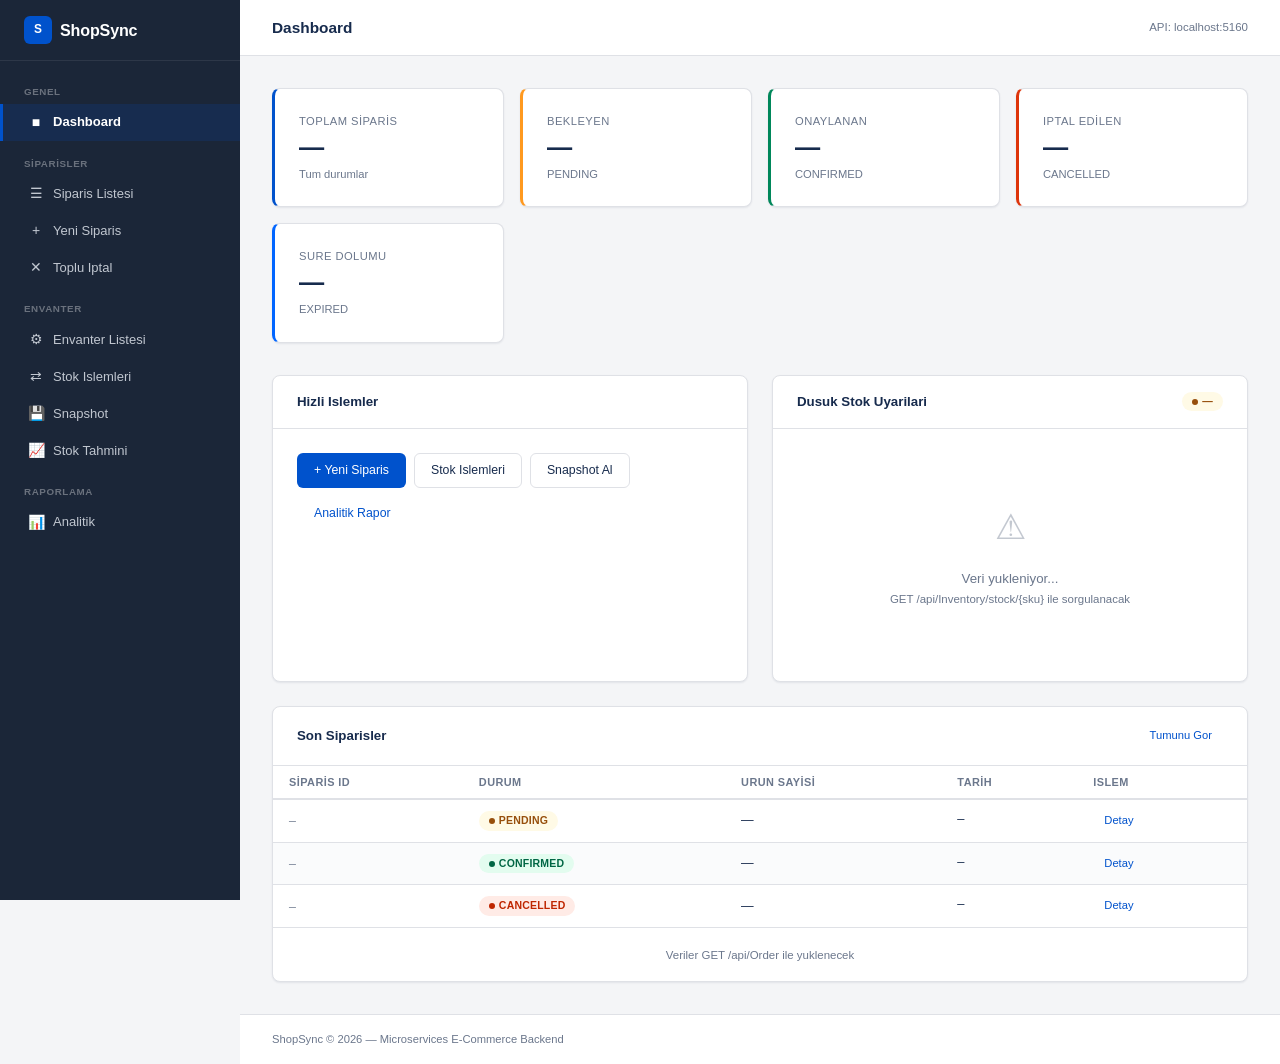
<file: Src/ShopSync.Web/ShopSync.Web/ShopSync.Web/wwwroot/theme/index.html>
<!DOCTYPE html>
<html lang="tr">
<head>
  <meta charset="UTF-8">
  <meta name="viewport" content="width=device-width, initial-scale=1.0">
  <title>Dashboard — ShopSync</title>
  <link rel="stylesheet" href="site.css">
</head>
<body>
<div class="layout">
  <!-- Sidebar -->
  <aside class="sidebar">
    <div class="sidebar-brand">
      <div class="brand-icon">S</div>
      <span>ShopSync</span>
    </div>
    <nav class="sidebar-nav">
      <div class="sidebar-section">Genel</div>
      <a href="index.html" class="sidebar-link active">
        <span class="icon">&#9632;</span> Dashboard
      </a>

      <div class="sidebar-section">Siparisler</div>
      <a href="orders.html" class="sidebar-link">
        <span class="icon">&#9776;</span> Siparis Listesi
      </a>
      <a href="order-create.html" class="sidebar-link">
        <span class="icon">&#43;</span> Yeni Siparis
      </a>
      <a href="order-batch-cancel.html" class="sidebar-link">
        <span class="icon">&#10005;</span> Toplu Iptal
      </a>

      <div class="sidebar-section">Envanter</div>
      <a href="inventory.html" class="sidebar-link">
        <span class="icon">&#9881;</span> Envanter Listesi
      </a>
      <a href="inventory-operations.html" class="sidebar-link">
        <span class="icon">&#8644;</span> Stok Islemleri
      </a>
      <a href="inventory-snapshot.html" class="sidebar-link">
        <span class="icon">&#128190;</span> Snapshot
      </a>
      <a href="inventory-forecast.html" class="sidebar-link">
        <span class="icon">&#128200;</span> Stok Tahmini
      </a>

      <div class="sidebar-section">Raporlama</div>
      <a href="analytics.html" class="sidebar-link">
        <span class="icon">&#128202;</span> Analitik
      </a>
    </nav>
  </aside>

  <div class="sidebar-overlay"></div>

  <!-- Main -->
  <div class="main">
    <header class="header">
      <button class="hamburger" aria-label="Menu">&#9776;</button>
      <h1 class="header-title">Dashboard</h1>
      <div class="header-actions">
        <span class="text-sm text-muted">API: localhost:5160</span>
      </div>
    </header>

    <main class="content fade-in">
      <!-- Stats -->
      <div class="stats-grid">
        <div class="stat-card primary">
          <span class="stat-label">Toplam Siparis</span>
          <span class="stat-value">—</span>
          <span class="stat-sub">Tum durumlar</span>
        </div>
        <div class="stat-card warning">
          <span class="stat-label">Bekleyen</span>
          <span class="stat-value">—</span>
          <span class="stat-sub">PENDING</span>
        </div>
        <div class="stat-card success">
          <span class="stat-label">Onaylanan</span>
          <span class="stat-value">—</span>
          <span class="stat-sub">CONFIRMED</span>
        </div>
        <div class="stat-card danger">
          <span class="stat-label">Iptal Edilen</span>
          <span class="stat-value">—</span>
          <span class="stat-sub">CANCELLED</span>
        </div>
        <div class="stat-card info">
          <span class="stat-label">Sure Dolumu</span>
          <span class="stat-value">—</span>
          <span class="stat-sub">EXPIRED</span>
        </div>
      </div>

      <div class="grid-2">
        <!-- Hizli Islemler -->
        <div class="card">
          <div class="card-header">Hizli Islemler</div>
          <div class="card-body">
            <div class="flex flex-wrap gap-sm">
              <a href="order-create.html" class="btn btn-primary">+ Yeni Siparis</a>
              <a href="inventory-operations.html" class="btn btn-secondary">Stok Islemleri</a>
              <a href="inventory-snapshot.html" class="btn btn-secondary">Snapshot Al</a>
              <a href="analytics.html" class="btn btn-ghost">Analitik Rapor</a>
            </div>
          </div>
        </div>

        <!-- Dusuk Stok Uyarisi -->
        <div class="card">
          <div class="card-header">
            Dusuk Stok Uyarilari
            <span class="badge badge-pending">—</span>
          </div>
          <div class="card-body">
            <div class="empty-state">
              <div class="icon">&#9888;</div>
              <p>Veri yukleniyor...<br>
              <span class="text-sm text-muted">GET /api/Inventory/stock/{sku} ile sorgulanacak</span></p>
            </div>
          </div>
        </div>
      </div>

      <!-- Son Siparisler -->
      <div class="card mt-lg">
        <div class="card-header">
          Son Siparisler
          <a href="orders.html" class="btn btn-ghost btn-sm">Tumunu Gor</a>
        </div>
        <div class="card-body" style="padding:0;">
          <div class="table-wrap">
            <table>
              <thead>
                <tr>
                  <th>Siparis ID</th>
                  <th>Durum</th>
                  <th>Urun Sayisi</th>
                  <th>Tarih</th>
                  <th>Islem</th>
                </tr>
              </thead>
              <tbody>
                <tr>
                  <td class="table-id" data-label="Siparis ID">—</td>
                  <td data-label="Durum"><span class="badge badge-pending">PENDING</span></td>
                  <td data-label="Urun Sayisi">—</td>
                  <td data-label="Tarih" class="text-mono text-sm">—</td>
                  <td data-label="Islem"><a href="order-detail.html" class="btn btn-ghost btn-sm">Detay</a></td>
                </tr>
                <tr>
                  <td class="table-id" data-label="Siparis ID">—</td>
                  <td data-label="Durum"><span class="badge badge-confirmed">CONFIRMED</span></td>
                  <td data-label="Urun Sayisi">—</td>
                  <td data-label="Tarih" class="text-mono text-sm">—</td>
                  <td data-label="Islem"><a href="order-detail.html" class="btn btn-ghost btn-sm">Detay</a></td>
                </tr>
                <tr>
                  <td class="table-id" data-label="Siparis ID">—</td>
                  <td data-label="Durum"><span class="badge badge-cancelled">CANCELLED</span></td>
                  <td data-label="Urun Sayisi">—</td>
                  <td data-label="Tarih" class="text-mono text-sm">—</td>
                  <td data-label="Islem"><a href="order-detail.html" class="btn btn-ghost btn-sm">Detay</a></td>
                </tr>
              </tbody>
            </table>
          </div>
          <div style="padding: var(--space-md); text-align:center;">
            <span class="text-sm text-muted">Veriler GET /api/Order ile yuklenecek</span>
          </div>
        </div>
      </div>
    </main>

    <footer class="footer">
      ShopSync &copy; 2026 &mdash; Microservices E-Commerce Backend
    </footer>
  </div>
</div>
<script src="site.js"></script>
</body>
</html>
</file>
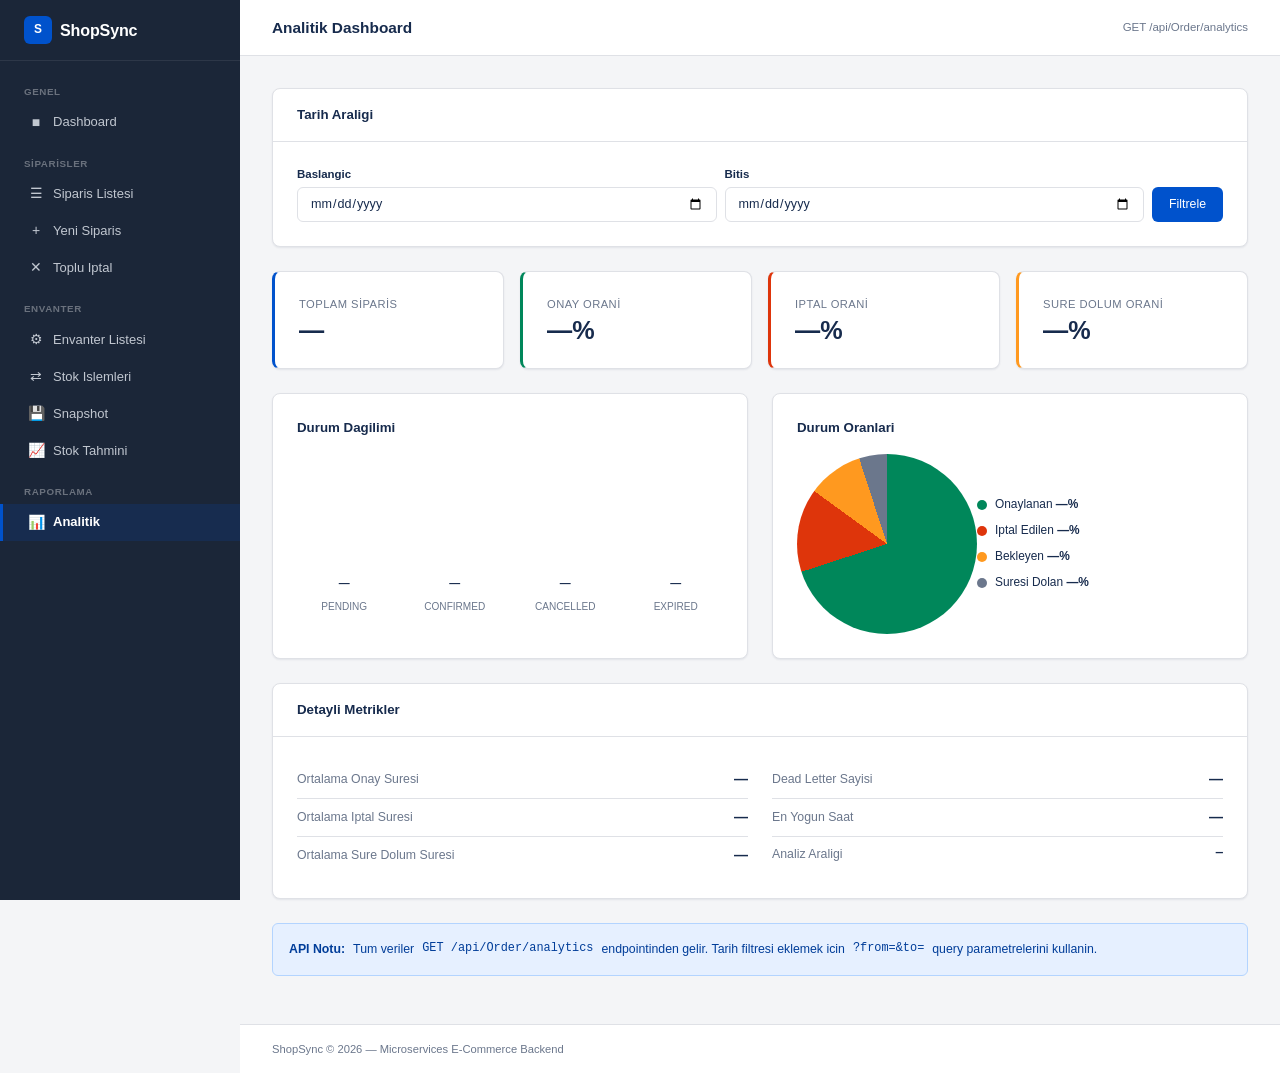
<file: Src/ShopSync.Web/ShopSync.Web/ShopSync.Web/wwwroot/theme/analytics.html>
<!DOCTYPE html>
<html lang="tr">
<head>
  <meta charset="UTF-8">
  <meta name="viewport" content="width=device-width, initial-scale=1.0">
  <title>Analitik — ShopSync</title>
  <link rel="stylesheet" href="site.css">
  <style>
    .chart-container {
      display: grid;
      grid-template-columns: 1fr 1fr;
      gap: var(--space-lg);
    }
    @media (max-width: 768px) {
      .chart-container { grid-template-columns: 1fr; }
    }
    .chart-box {
      background: var(--surface);
      border: 1px solid var(--border);
      border-radius: var(--radius-lg);
      padding: var(--space-lg);
      box-shadow: var(--shadow-sm);
    }
    .chart-title {
      font-weight: 600;
      font-size: 0.95rem;
      margin-bottom: var(--space-md);
    }
    .metric-row {
      display: flex;
      justify-content: space-between;
      align-items: center;
      padding: var(--space-sm) 0;
      border-bottom: 1px solid var(--border);
    }
    .metric-row:last-child { border-bottom: none; }
    .metric-label { font-size: 0.88rem; color: var(--muted); }
    .metric-value { font-weight: 700; font-variant-numeric: tabular-nums; }
  </style>
</head>
<body>
<div class="layout">
  <aside class="sidebar">
    <div class="sidebar-brand">
      <div class="brand-icon">S</div>
      <span>ShopSync</span>
    </div>
    <nav class="sidebar-nav">
      <div class="sidebar-section">Genel</div>
      <a href="index.html" class="sidebar-link"><span class="icon">&#9632;</span> Dashboard</a>
      <div class="sidebar-section">Siparisler</div>
      <a href="orders.html" class="sidebar-link"><span class="icon">&#9776;</span> Siparis Listesi</a>
      <a href="order-create.html" class="sidebar-link"><span class="icon">&#43;</span> Yeni Siparis</a>
      <a href="order-batch-cancel.html" class="sidebar-link"><span class="icon">&#10005;</span> Toplu Iptal</a>
      <div class="sidebar-section">Envanter</div>
      <a href="inventory.html" class="sidebar-link"><span class="icon">&#9881;</span> Envanter Listesi</a>
      <a href="inventory-operations.html" class="sidebar-link"><span class="icon">&#8644;</span> Stok Islemleri</a>
      <a href="inventory-snapshot.html" class="sidebar-link"><span class="icon">&#128190;</span> Snapshot</a>
      <a href="inventory-forecast.html" class="sidebar-link"><span class="icon">&#128200;</span> Stok Tahmini</a>
      <div class="sidebar-section">Raporlama</div>
      <a href="analytics.html" class="sidebar-link active"><span class="icon">&#128202;</span> Analitik</a>
    </nav>
  </aside>
  <div class="sidebar-overlay"></div>

  <div class="main">
    <header class="header">
      <button class="hamburger" aria-label="Menu">&#9776;</button>
      <h1 class="header-title">Analitik Dashboard</h1>
      <div class="header-actions">
        <span class="text-sm text-muted">GET /api/Order/analytics</span>
      </div>
    </header>

    <main class="content fade-in">
      <!-- Tarih Filtresi -->
      <div class="card mb-lg">
        <div class="card-header">Tarih Araligi</div>
        <div class="card-body">
          <form method="get" action="" class="form-inline">
            <div class="form-group">
              <label class="form-label" for="an-from">Baslangic</label>
              <input type="date" id="an-from" name="from" class="form-input">
            </div>
            <div class="form-group">
              <label class="form-label" for="an-to">Bitis</label>
              <input type="date" id="an-to" name="to" class="form-input">
            </div>
            <button type="submit" class="btn btn-primary">Filtrele</button>
          </form>
        </div>
      </div>

      <!-- Genel Metrikler -->
      <div class="stats-grid mb-lg">
        <div class="stat-card primary">
          <span class="stat-label">Toplam Siparis</span>
          <span class="stat-value" id="total-orders">—</span>
        </div>
        <div class="stat-card success">
          <span class="stat-label">Onay Orani</span>
          <span class="stat-value" id="confirm-rate">—%</span>
        </div>
        <div class="stat-card danger">
          <span class="stat-label">Iptal Orani</span>
          <span class="stat-value" id="cancel-rate">—%</span>
        </div>
        <div class="stat-card warning">
          <span class="stat-label">Sure Dolum Orani</span>
          <span class="stat-value" id="expire-rate">—%</span>
        </div>
      </div>

      <div class="chart-container">
        <!-- Durum Dagilimi (Bar Chart) -->
        <div class="chart-box">
          <div class="chart-title">Durum Dagilimi</div>
          <div class="bar-chart">
            <div class="bar-col">
              <div class="bar-value">—</div>
              <div class="bar" style="height:0%;background:var(--status-pending);"></div>
              <div class="bar-label">PENDING</div>
            </div>
            <div class="bar-col">
              <div class="bar-value">—</div>
              <div class="bar" style="height:0%;background:var(--status-confirmed);"></div>
              <div class="bar-label">CONFIRMED</div>
            </div>
            <div class="bar-col">
              <div class="bar-value">—</div>
              <div class="bar" style="height:0%;background:var(--status-cancelled);"></div>
              <div class="bar-label">CANCELLED</div>
            </div>
            <div class="bar-col">
              <div class="bar-value">—</div>
              <div class="bar" style="height:0%;background:var(--status-expired);"></div>
              <div class="bar-label">EXPIRED</div>
            </div>
          </div>
        </div>

        <!-- Oranlar (Pie Chart) -->
        <div class="chart-box">
          <div class="chart-title">Durum Oranlari</div>
          <div class="flex items-center gap-lg" style="flex-wrap:wrap;">
            <div class="pie-chart" id="pie-chart"
                 style="background: conic-gradient(
                   var(--status-confirmed) 0% 70%,
                   var(--status-cancelled) 70% 85%,
                   var(--status-pending) 85% 95%,
                   var(--status-expired) 95% 100%
                 );">
            </div>
            <div class="pie-legend">
              <div class="pie-legend-item">
                <div class="pie-legend-dot" style="background:var(--status-confirmed);"></div>
                <span>Onaylanan <strong id="legend-confirmed">—%</strong></span>
              </div>
              <div class="pie-legend-item">
                <div class="pie-legend-dot" style="background:var(--status-cancelled);"></div>
                <span>Iptal Edilen <strong id="legend-cancelled">—%</strong></span>
              </div>
              <div class="pie-legend-item">
                <div class="pie-legend-dot" style="background:var(--status-pending);"></div>
                <span>Bekleyen <strong id="legend-pending">—%</strong></span>
              </div>
              <div class="pie-legend-item">
                <div class="pie-legend-dot" style="background:var(--status-expired);"></div>
                <span>Suresi Dolan <strong id="legend-expired">—%</strong></span>
              </div>
            </div>
          </div>
        </div>
      </div>

      <!-- Detay Metrikler -->
      <div class="card mt-lg">
        <div class="card-header">Detayli Metrikler</div>
        <div class="card-body">
          <div class="grid-2">
            <div>
              <div class="metric-row">
                <span class="metric-label">Ortalama Onay Suresi</span>
                <span class="metric-value" id="avg-confirm-time">—</span>
              </div>
              <div class="metric-row">
                <span class="metric-label">Ortalama Iptal Suresi</span>
                <span class="metric-value" id="avg-cancel-time">—</span>
              </div>
              <div class="metric-row">
                <span class="metric-label">Ortalama Sure Dolum Suresi</span>
                <span class="metric-value" id="avg-expire-time">—</span>
              </div>
            </div>
            <div>
              <div class="metric-row">
                <span class="metric-label">Dead Letter Sayisi</span>
                <span class="metric-value" id="dead-letter-count">—</span>
              </div>
              <div class="metric-row">
                <span class="metric-label">En Yogun Saat</span>
                <span class="metric-value" id="peak-time">—</span>
              </div>
              <div class="metric-row">
                <span class="metric-label">Analiz Araligi</span>
                <span class="metric-value text-sm text-mono" id="analysis-range">—</span>
              </div>
            </div>
          </div>
        </div>
      </div>

      <div class="alert alert-info mt-lg">
        <strong>API Notu:</strong> Tum veriler <code class="text-mono">GET /api/Order/analytics</code> endpointinden gelir.
        Tarih filtresi eklemek icin <code class="text-mono">?from=&to=</code> query parametrelerini kullanin.
      </div>
    </main>

    <footer class="footer">
      ShopSync &copy; 2026 &mdash; Microservices E-Commerce Backend
    </footer>
  </div>
</div>
<script src="site.js"></script>
</body>
</html>
</file>
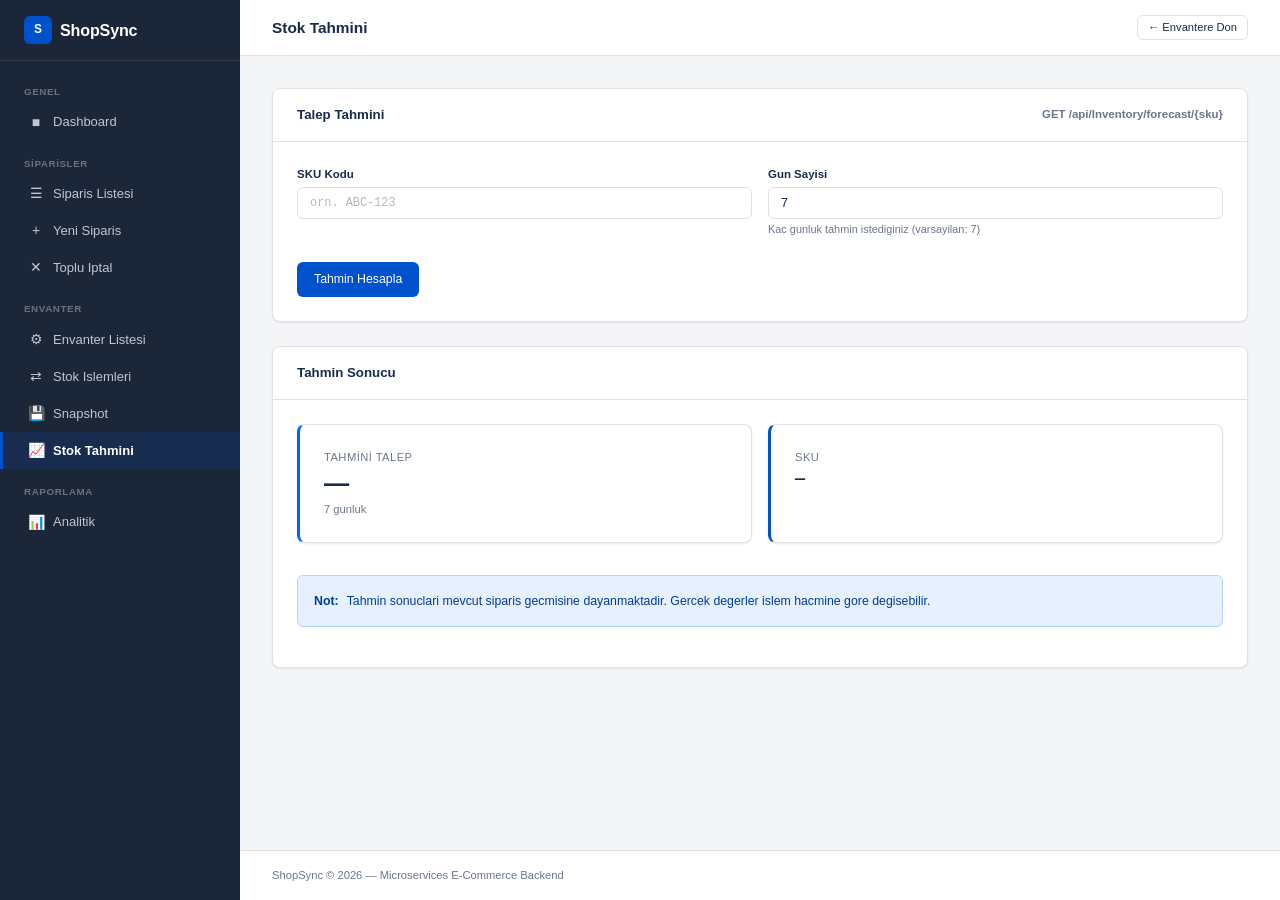
<file: Src/ShopSync.Web/ShopSync.Web/ShopSync.Web/wwwroot/theme/inventory-forecast.html>
<!DOCTYPE html>
<html lang="tr">
<head>
  <meta charset="UTF-8">
  <meta name="viewport" content="width=device-width, initial-scale=1.0">
  <title>Stok Tahmini — ShopSync</title>
  <link rel="stylesheet" href="site.css">
</head>
<body>
<div class="layout">
  <aside class="sidebar">
    <div class="sidebar-brand">
      <div class="brand-icon">S</div>
      <span>ShopSync</span>
    </div>
    <nav class="sidebar-nav">
      <div class="sidebar-section">Genel</div>
      <a href="index.html" class="sidebar-link"><span class="icon">&#9632;</span> Dashboard</a>
      <div class="sidebar-section">Siparisler</div>
      <a href="orders.html" class="sidebar-link"><span class="icon">&#9776;</span> Siparis Listesi</a>
      <a href="order-create.html" class="sidebar-link"><span class="icon">&#43;</span> Yeni Siparis</a>
      <a href="order-batch-cancel.html" class="sidebar-link"><span class="icon">&#10005;</span> Toplu Iptal</a>
      <div class="sidebar-section">Envanter</div>
      <a href="inventory.html" class="sidebar-link"><span class="icon">&#9881;</span> Envanter Listesi</a>
      <a href="inventory-operations.html" class="sidebar-link"><span class="icon">&#8644;</span> Stok Islemleri</a>
      <a href="inventory-snapshot.html" class="sidebar-link"><span class="icon">&#128190;</span> Snapshot</a>
      <a href="inventory-forecast.html" class="sidebar-link active"><span class="icon">&#128200;</span> Stok Tahmini</a>
      <div class="sidebar-section">Raporlama</div>
      <a href="analytics.html" class="sidebar-link"><span class="icon">&#128202;</span> Analitik</a>
    </nav>
  </aside>
  <div class="sidebar-overlay"></div>

  <div class="main">
    <header class="header">
      <button class="hamburger" aria-label="Menu">&#9776;</button>
      <h1 class="header-title">Stok Tahmini</h1>
      <div class="header-actions">
        <a href="inventory.html" class="btn btn-secondary btn-sm">&larr; Envantere Don</a>
      </div>
    </header>

    <main class="content fade-in">
      <div class="card">
        <div class="card-header">
          Talep Tahmini
          <span class="text-sm text-muted">GET /api/Inventory/forecast/{sku}</span>
        </div>
        <div class="card-body">
          <form method="get" action="">
            <div class="form-row">
              <div class="form-group">
                <label class="form-label" for="fc-sku">SKU Kodu</label>
                <input type="text" id="fc-sku" name="sku" class="form-input mono"
                       placeholder="orn. ABC-123" required>
              </div>
              <div class="form-group">
                <label class="form-label" for="fc-days">Gun Sayisi</label>
                <input type="number" id="fc-days" name="days" class="form-input"
                       min="1" max="365" value="7">
                <div class="form-hint">Kac gunluk tahmin istediginiz (varsayilan: 7)</div>
              </div>
            </div>
            <button type="submit" class="btn btn-primary mt-sm">Tahmin Hesapla</button>
          </form>
        </div>
      </div>

      <!-- Tahmin Sonucu -->
      <div class="card mt-lg" id="forecast-result">
        <div class="card-header">Tahmin Sonucu</div>
        <div class="card-body">
          <div class="stats-grid">
            <div class="stat-card info">
              <span class="stat-label">Tahmini Talep</span>
              <span class="stat-value">—</span>
              <span class="stat-sub">7 gunluk</span>
            </div>
            <div class="stat-card primary">
              <span class="stat-label">SKU</span>
              <span class="stat-value text-mono" style="font-size:1.2rem;">—</span>
            </div>
          </div>
          <div class="alert alert-info mt-md">
            <strong>Not:</strong> Tahmin sonuclari mevcut siparis gecmisine dayanmaktadir.
            Gercek degerler islem hacmine gore degisebilir.
          </div>
        </div>
      </div>
    </main>

    <footer class="footer">
      ShopSync &copy; 2026 &mdash; Microservices E-Commerce Backend
    </footer>
  </div>
</div>
<script src="site.js"></script>
</body>
</html>
</file>
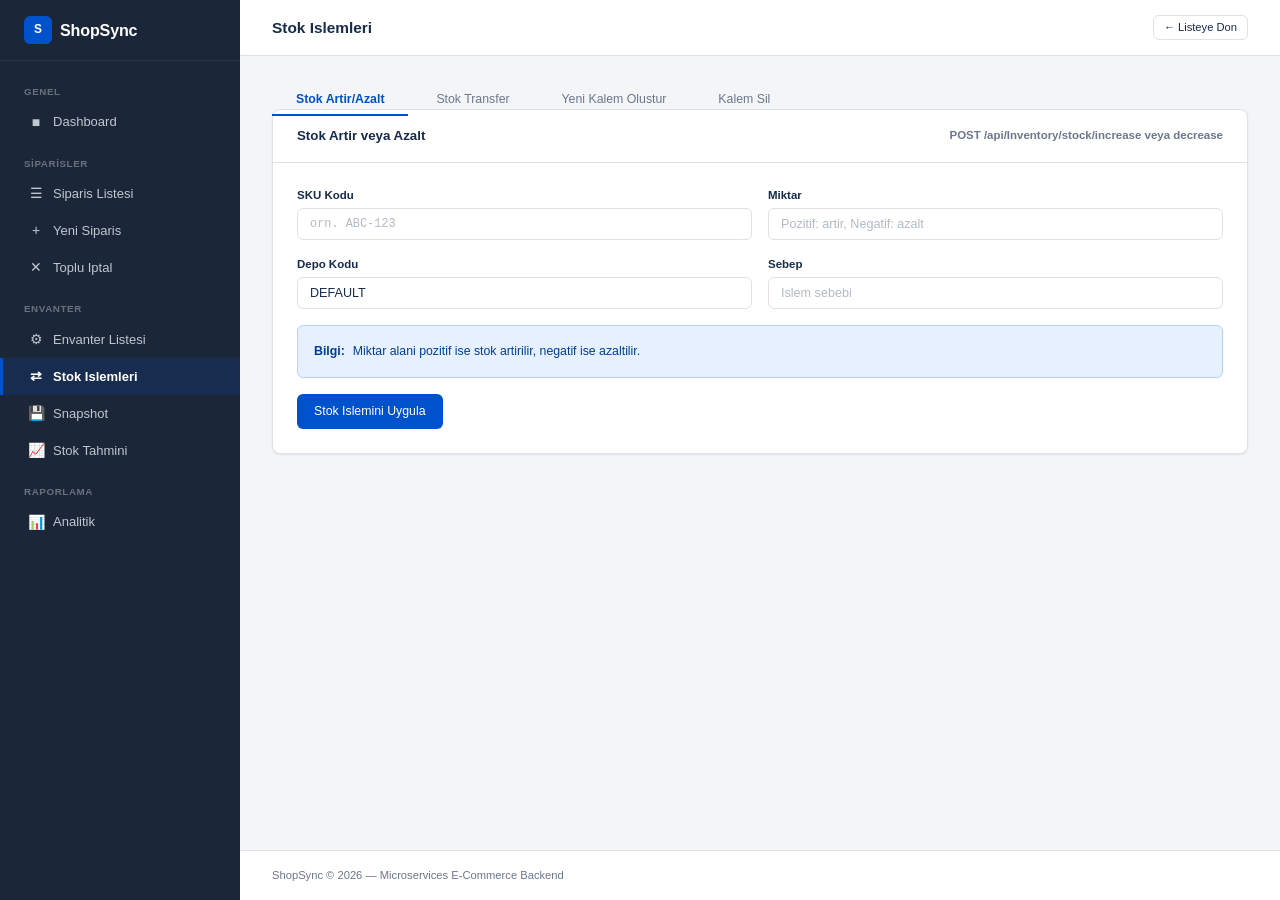
<file: Src/ShopSync.Web/ShopSync.Web/ShopSync.Web/wwwroot/theme/inventory-operations.html>
<!DOCTYPE html>
<html lang="tr">
<head>
  <meta charset="UTF-8">
  <meta name="viewport" content="width=device-width, initial-scale=1.0">
  <title>Stok Islemleri — ShopSync</title>
  <link rel="stylesheet" href="site.css">
</head>
<body>
<div class="layout">
  <aside class="sidebar">
    <div class="sidebar-brand">
      <div class="brand-icon">S</div>
      <span>ShopSync</span>
    </div>
    <nav class="sidebar-nav">
      <div class="sidebar-section">Genel</div>
      <a href="index.html" class="sidebar-link"><span class="icon">&#9632;</span> Dashboard</a>
      <div class="sidebar-section">Siparisler</div>
      <a href="orders.html" class="sidebar-link"><span class="icon">&#9776;</span> Siparis Listesi</a>
      <a href="order-create.html" class="sidebar-link"><span class="icon">&#43;</span> Yeni Siparis</a>
      <a href="order-batch-cancel.html" class="sidebar-link"><span class="icon">&#10005;</span> Toplu Iptal</a>
      <div class="sidebar-section">Envanter</div>
      <a href="inventory.html" class="sidebar-link"><span class="icon">&#9881;</span> Envanter Listesi</a>
      <a href="inventory-operations.html" class="sidebar-link active"><span class="icon">&#8644;</span> Stok Islemleri</a>
      <a href="inventory-snapshot.html" class="sidebar-link"><span class="icon">&#128190;</span> Snapshot</a>
      <a href="inventory-forecast.html" class="sidebar-link"><span class="icon">&#128200;</span> Stok Tahmini</a>
      <div class="sidebar-section">Raporlama</div>
      <a href="analytics.html" class="sidebar-link"><span class="icon">&#128202;</span> Analitik</a>
    </nav>
  </aside>
  <div class="sidebar-overlay"></div>

  <div class="main">
    <header class="header">
      <button class="hamburger" aria-label="Menu">&#9776;</button>
      <h1 class="header-title">Stok Islemleri</h1>
      <div class="header-actions">
        <a href="inventory.html" class="btn btn-secondary btn-sm">&larr; Listeye Don</a>
      </div>
    </header>

    <main class="content fade-in">
      <!-- CSS Tabs -->
      <input type="radio" name="tab" id="tab1" class="tab-radio" checked>
      <label for="tab1" class="tab-label">Stok Artir/Azalt</label>

      <input type="radio" name="tab" id="tab2" class="tab-radio">
      <label for="tab2" class="tab-label">Stok Transfer</label>

      <input type="radio" name="tab" id="tab3" class="tab-radio">
      <label for="tab3" class="tab-label">Yeni Kalem Olustur</label>

      <input type="radio" name="tab" id="tab4" class="tab-radio">
      <label for="tab4" class="tab-label">Kalem Sil</label>

      <div class="tab-panels">
        <!-- Tab 1: Stok Artir/Azalt -->
        <div class="tab-panel" data-panel="1">
          <div class="card">
            <div class="card-header">
              Stok Artir veya Azalt
              <span class="text-sm text-muted">POST /api/Inventory/stock/increase veya decrease</span>
            </div>
            <div class="card-body">
              <form method="post" action="/Inventory/Operations">
                <input type="hidden" name="operation" value="adjust">
                <div class="form-row">
                  <div class="form-group">
                    <label class="form-label" for="adj-sku">SKU Kodu</label>
                    <input type="text" id="adj-sku" name="sku" class="form-input mono" placeholder="orn. ABC-123" required>
                  </div>
                  <div class="form-group">
                    <label class="form-label" for="adj-qty">Miktar</label>
                    <input type="number" id="adj-qty" name="quantity" class="form-input" min="1" placeholder="Pozitif: artir, Negatif: azalt" required>
                  </div>
                </div>
                <div class="form-row">
                  <div class="form-group">
                    <label class="form-label" for="adj-warehouse">Depo Kodu</label>
                    <input type="text" id="adj-warehouse" name="warehouseCode" class="form-input" value="DEFAULT" required>
                  </div>
                  <div class="form-group">
                    <label class="form-label" for="adj-reason">Sebep</label>
                    <input type="text" id="adj-reason" name="reason" class="form-input" placeholder="Islem sebebi" required>
                  </div>
                </div>
                <div class="alert alert-info">
                  <strong>Bilgi:</strong> Miktar alani pozitif ise stok artirilir, negatif ise azaltilir.
                </div>
                <button type="submit" class="btn btn-primary"
                        onclick="return confirm('Stok islemi yapmak istediginize emin misiniz?')">Stok Islemini Uygula</button>
              </form>
            </div>
          </div>
        </div>

        <!-- Tab 2: Stok Transfer -->
        <div class="tab-panel" data-panel="2">
          <div class="card">
            <div class="card-header">
              Stok Transfer (Rebalance)
              <span class="text-sm text-muted">POST /api/Inventory/stock/rebalance</span>
            </div>
            <div class="card-body">
              <form method="post" action="/Inventory/Operations">
                <input type="hidden" name="operation" value="rebalance">
                <div class="form-row">
                  <div class="form-group">
                    <label class="form-label" for="rb-sku">SKU Kodu</label>
                    <input type="text" id="rb-sku" name="sku" class="form-input mono" placeholder="orn. ABC-123" required>
                  </div>
                  <div class="form-group">
                    <label class="form-label" for="rb-qty">Miktar</label>
                    <input type="number" id="rb-qty" name="quantity" class="form-input" min="1" placeholder="Transfer miktar" required>
                  </div>
                </div>
                <div class="form-row">
                  <div class="form-group">
                    <label class="form-label" for="rb-from">Kaynak Depo</label>
                    <input type="text" id="rb-from" name="fromLocation" class="form-input" placeholder="WH-A" required>
                  </div>
                  <div class="form-group">
                    <label class="form-label" for="rb-to">Hedef Depo</label>
                    <input type="text" id="rb-to" name="toLocation" class="form-input" placeholder="WH-B" required>
                  </div>
                </div>
                <div class="form-group">
                  <label class="form-label" for="rb-reason">Sebep</label>
                  <input type="text" id="rb-reason" name="reason" class="form-input" placeholder="Transfer sebebi" required>
                </div>
                <button type="submit" class="btn btn-primary"
                        onclick="return confirm('Stok transferi yapmak istediginize emin misiniz?')">Transfer Uygula</button>
              </form>
            </div>
          </div>
        </div>

        <!-- Tab 3: Yeni Kalem Olustur -->
        <div class="tab-panel" data-panel="3">
          <div class="card">
            <div class="card-header">
              Yeni Envanter Kalemi Olustur
              <span class="text-sm text-muted">POST /api/Inventory/item</span>
            </div>
            <div class="card-body">
              <form method="post" action="/Inventory/Operations">
                <input type="hidden" name="operation" value="create-item">
                <div class="form-row">
                  <div class="form-group">
                    <label class="form-label" for="new-sku">SKU Kodu</label>
                    <input type="text" id="new-sku" name="sku" class="form-input mono" placeholder="orn. ABC-123" required>
                  </div>
                  <div class="form-group">
                    <label class="form-label" for="new-qty">Baslangic Miktari</label>
                    <input type="number" id="new-qty" name="initialQuantity" class="form-input" min="0" placeholder="0" required>
                  </div>
                </div>
                <div class="form-row">
                  <div class="form-group">
                    <label class="form-label" for="new-warehouse">Depo Kodu</label>
                    <input type="text" id="new-warehouse" name="warehouseCode" class="form-input" value="DEFAULT" required>
                  </div>
                  <div class="form-group">
                    <label class="form-label" for="new-threshold">Dusuk Stok Esigi</label>
                    <input type="number" id="new-threshold" name="lowStockThreshold" class="form-input" min="0" value="10">
                  </div>
                </div>
                <button type="submit" class="btn btn-success"
                        onclick="return confirm('Yeni envanter kalemi olusturmak istediginize emin misiniz?')">Kalem Olustur</button>
              </form>
            </div>
          </div>
        </div>

        <!-- Tab 4: Kalem Sil -->
        <div class="tab-panel" data-panel="4">
          <div class="card">
            <div class="card-header">
              Envanter Kalemi Sil
              <span class="text-sm text-muted">DELETE /api/Inventory/item/{warehouseCode}/{sku}</span>
            </div>
            <div class="card-body">
              <form method="post" action="/Inventory/Operations">
                <input type="hidden" name="operation" value="delete-item">
                <div class="form-row">
                  <div class="form-group">
                    <label class="form-label" for="del-warehouse">Depo Kodu</label>
                    <input type="text" id="del-warehouse" name="warehouseCode" class="form-input" placeholder="DEFAULT" required>
                  </div>
                  <div class="form-group">
                    <label class="form-label" for="del-sku">SKU Kodu</label>
                    <input type="text" id="del-sku" name="sku" class="form-input mono" placeholder="orn. ABC-123" required>
                  </div>
                </div>
                <div class="alert alert-danger">
                  <strong>Dikkat:</strong> Bu islem geri alinamaz! Envanter kalemi kalici olarak silinecektir.
                </div>
                <button type="submit" class="btn btn-danger"
                        onclick="return confirm('Bu envanter kalemini kalici olarak silmek istediginize emin misiniz?')">Kalemi Sil</button>
              </form>
            </div>
          </div>
        </div>
      </div>
    </main>

    <footer class="footer">
      ShopSync &copy; 2026 &mdash; Microservices E-Commerce Backend
    </footer>
  </div>
</div>
<script src="site.js"></script>
</body>
</html>
</file>
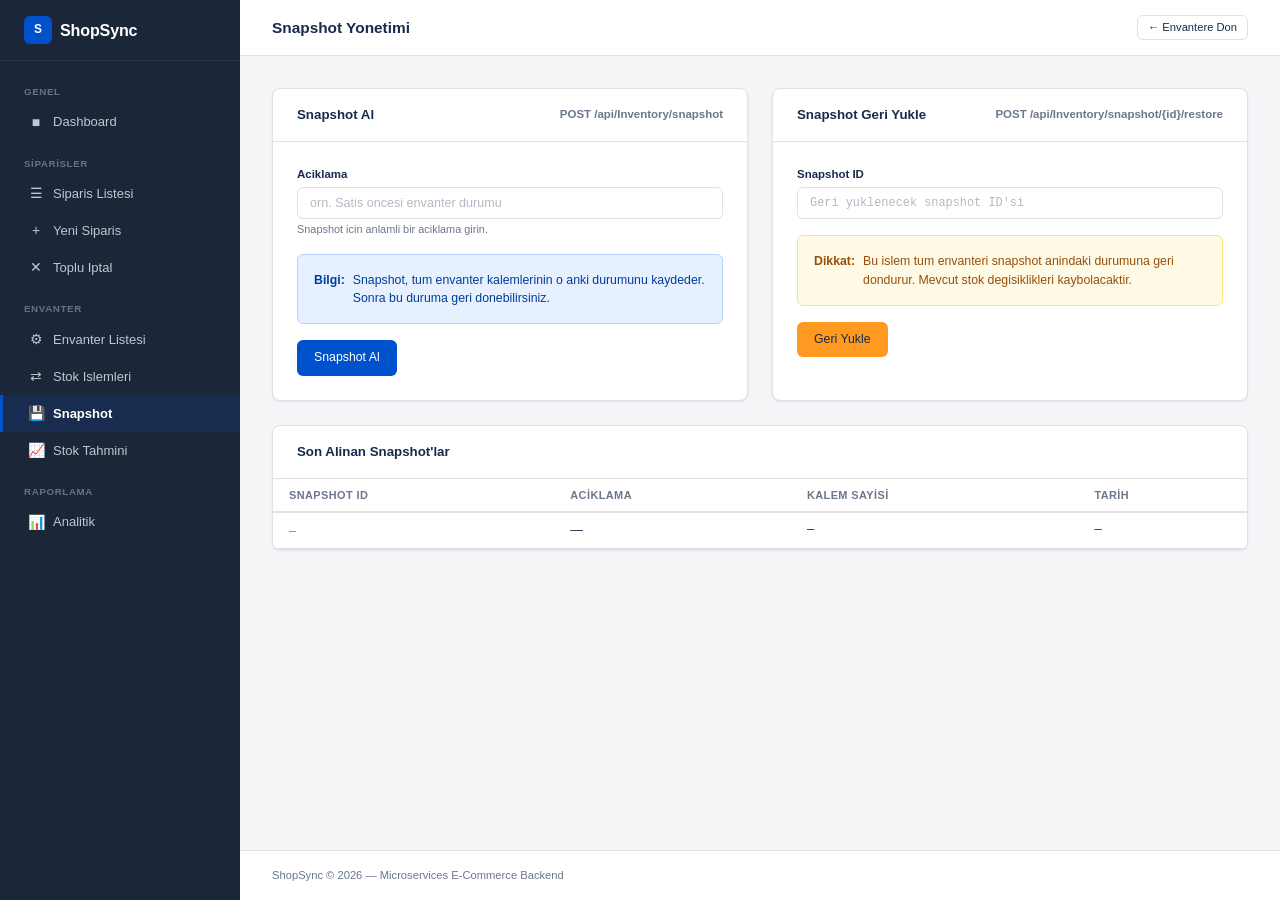
<file: Src/ShopSync.Web/ShopSync.Web/ShopSync.Web/wwwroot/theme/inventory-snapshot.html>
<!DOCTYPE html>
<html lang="tr">
<head>
  <meta charset="UTF-8">
  <meta name="viewport" content="width=device-width, initial-scale=1.0">
  <title>Snapshot — ShopSync</title>
  <link rel="stylesheet" href="site.css">
</head>
<body>
<div class="layout">
  <aside class="sidebar">
    <div class="sidebar-brand">
      <div class="brand-icon">S</div>
      <span>ShopSync</span>
    </div>
    <nav class="sidebar-nav">
      <div class="sidebar-section">Genel</div>
      <a href="index.html" class="sidebar-link"><span class="icon">&#9632;</span> Dashboard</a>
      <div class="sidebar-section">Siparisler</div>
      <a href="orders.html" class="sidebar-link"><span class="icon">&#9776;</span> Siparis Listesi</a>
      <a href="order-create.html" class="sidebar-link"><span class="icon">&#43;</span> Yeni Siparis</a>
      <a href="order-batch-cancel.html" class="sidebar-link"><span class="icon">&#10005;</span> Toplu Iptal</a>
      <div class="sidebar-section">Envanter</div>
      <a href="inventory.html" class="sidebar-link"><span class="icon">&#9881;</span> Envanter Listesi</a>
      <a href="inventory-operations.html" class="sidebar-link"><span class="icon">&#8644;</span> Stok Islemleri</a>
      <a href="inventory-snapshot.html" class="sidebar-link active"><span class="icon">&#128190;</span> Snapshot</a>
      <a href="inventory-forecast.html" class="sidebar-link"><span class="icon">&#128200;</span> Stok Tahmini</a>
      <div class="sidebar-section">Raporlama</div>
      <a href="analytics.html" class="sidebar-link"><span class="icon">&#128202;</span> Analitik</a>
    </nav>
  </aside>
  <div class="sidebar-overlay"></div>

  <div class="main">
    <header class="header">
      <button class="hamburger" aria-label="Menu">&#9776;</button>
      <h1 class="header-title">Snapshot Yonetimi</h1>
      <div class="header-actions">
        <a href="inventory.html" class="btn btn-secondary btn-sm">&larr; Envantere Don</a>
      </div>
    </header>

    <main class="content fade-in">
      <div class="grid-2">
        <!-- Snapshot Al -->
        <div class="card">
          <div class="card-header">
            Snapshot Al
            <span class="text-sm text-muted">POST /api/Inventory/snapshot</span>
          </div>
          <div class="card-body">
            <form method="post" action="/Inventory/Snapshot">
              <input type="hidden" name="action" value="create">
              <div class="form-group">
                <label class="form-label" for="snap-desc">Aciklama</label>
                <input type="text" id="snap-desc" name="description" class="form-input"
                       placeholder="orn. Satis oncesi envanter durumu" required>
                <div class="form-hint">Snapshot icin anlamli bir aciklama girin.</div>
              </div>
              <div class="alert alert-info">
                <strong>Bilgi:</strong> Snapshot, tum envanter kalemlerinin o anki durumunu kaydeder.
                Sonra bu duruma geri donebilirsiniz.
              </div>
              <button type="submit" class="btn btn-primary"
                      onclick="return confirm('Snapshot almak istediginize emin misiniz?')">Snapshot Al</button>
            </form>
          </div>
        </div>

        <!-- Snapshot Geri Yukle -->
        <div class="card">
          <div class="card-header">
            Snapshot Geri Yukle
            <span class="text-sm text-muted">POST /api/Inventory/snapshot/{id}/restore</span>
          </div>
          <div class="card-body">
            <form method="post" action="/Inventory/Snapshot">
              <input type="hidden" name="action" value="restore">
              <div class="form-group">
                <label class="form-label" for="restore-id">Snapshot ID</label>
                <input type="text" id="restore-id" name="snapshotId" class="form-input mono"
                       placeholder="Geri yuklenecek snapshot ID'si" required>
              </div>
              <div class="alert alert-warning">
                <strong>Dikkat:</strong> Bu islem tum envanteri snapshot anindaki durumuna geri dondurur.
                Mevcut stok degisiklikleri kaybolacaktir.
              </div>
              <button type="submit" class="btn btn-warning"
                      onclick="return confirm('Snapshot geri yukleniyor! Mevcut stok durumu degisecek. Emin misiniz?')">
                Geri Yukle
              </button>
            </form>
          </div>
        </div>
      </div>

      <!-- Son Snapshot'lar -->
      <div class="card mt-lg">
        <div class="card-header">Son Alinan Snapshot'lar</div>
        <div class="card-body" style="padding:0;">
          <div class="table-wrap">
            <table>
              <thead>
                <tr>
                  <th>Snapshot ID</th>
                  <th>Aciklama</th>
                  <th>Kalem Sayisi</th>
                  <th>Tarih</th>
                </tr>
              </thead>
              <tbody>
                <tr>
                  <td class="table-id" data-label="Snapshot ID">—</td>
                  <td data-label="Aciklama">—</td>
                  <td data-label="Kalem Sayisi" class="text-mono">—</td>
                  <td data-label="Tarih" class="text-mono text-sm">—</td>
                </tr>
              </tbody>
            </table>
          </div>
        </div>
      </div>
    </main>

    <footer class="footer">
      ShopSync &copy; 2026 &mdash; Microservices E-Commerce Backend
    </footer>
  </div>
</div>
<script src="site.js"></script>
</body>
</html>
</file>
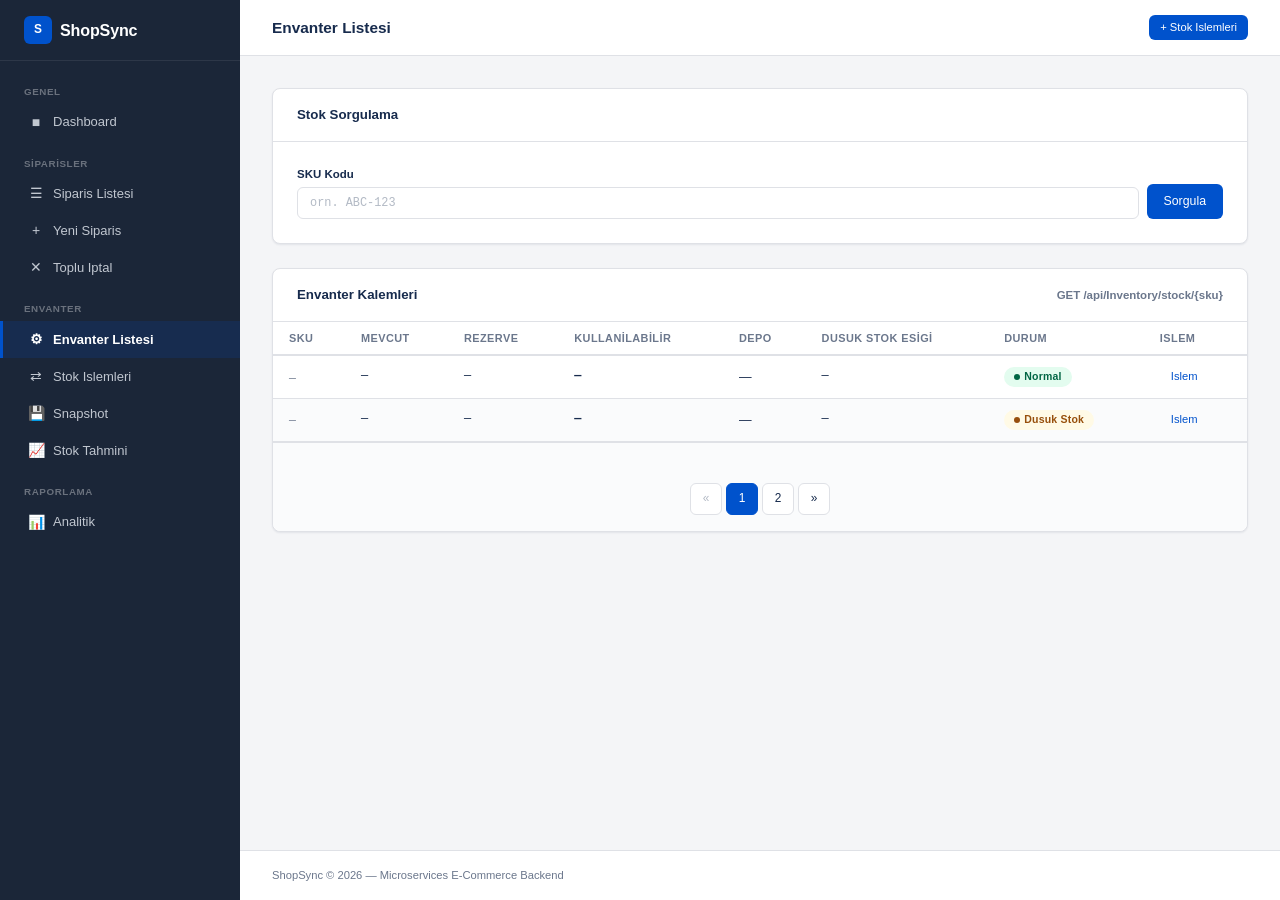
<file: Src/ShopSync.Web/ShopSync.Web/ShopSync.Web/wwwroot/theme/inventory.html>
<!DOCTYPE html>
<html lang="tr">
<head>
  <meta charset="UTF-8">
  <meta name="viewport" content="width=device-width, initial-scale=1.0">
  <title>Envanter Listesi — ShopSync</title>
  <link rel="stylesheet" href="site.css">
</head>
<body>
<div class="layout">
  <aside class="sidebar">
    <div class="sidebar-brand">
      <div class="brand-icon">S</div>
      <span>ShopSync</span>
    </div>
    <nav class="sidebar-nav">
      <div class="sidebar-section">Genel</div>
      <a href="index.html" class="sidebar-link"><span class="icon">&#9632;</span> Dashboard</a>
      <div class="sidebar-section">Siparisler</div>
      <a href="orders.html" class="sidebar-link"><span class="icon">&#9776;</span> Siparis Listesi</a>
      <a href="order-create.html" class="sidebar-link"><span class="icon">&#43;</span> Yeni Siparis</a>
      <a href="order-batch-cancel.html" class="sidebar-link"><span class="icon">&#10005;</span> Toplu Iptal</a>
      <div class="sidebar-section">Envanter</div>
      <a href="inventory.html" class="sidebar-link active"><span class="icon">&#9881;</span> Envanter Listesi</a>
      <a href="inventory-operations.html" class="sidebar-link"><span class="icon">&#8644;</span> Stok Islemleri</a>
      <a href="inventory-snapshot.html" class="sidebar-link"><span class="icon">&#128190;</span> Snapshot</a>
      <a href="inventory-forecast.html" class="sidebar-link"><span class="icon">&#128200;</span> Stok Tahmini</a>
      <div class="sidebar-section">Raporlama</div>
      <a href="analytics.html" class="sidebar-link"><span class="icon">&#128202;</span> Analitik</a>
    </nav>
  </aside>
  <div class="sidebar-overlay"></div>

  <div class="main">
    <header class="header">
      <button class="hamburger" aria-label="Menu">&#9776;</button>
      <h1 class="header-title">Envanter Listesi</h1>
      <div class="header-actions">
        <a href="inventory-operations.html" class="btn btn-primary btn-sm">+ Stok Islemleri</a>
      </div>
    </header>

    <main class="content fade-in">
      <!-- Stok Sorgulama -->
      <div class="card mb-lg">
        <div class="card-header">Stok Sorgulama</div>
        <div class="card-body">
          <form method="get" action="" class="form-inline">
            <div class="form-group">
              <label class="form-label" for="sku-search">SKU Kodu</label>
              <input type="text" id="sku-search" name="sku" class="form-input mono"
                     placeholder="orn. ABC-123">
            </div>
            <button type="submit" class="btn btn-primary">Sorgula</button>
          </form>

          <!-- Sorgu Sonucu -->
          <div class="mt-md" id="stock-result" style="display:none;">
            <div class="stats-grid">
              <div class="stat-card primary">
                <span class="stat-label">Mevcut Stok</span>
                <span class="stat-value">—</span>
              </div>
              <div class="stat-card warning">
                <span class="stat-label">Rezerve</span>
                <span class="stat-value">—</span>
              </div>
              <div class="stat-card success">
                <span class="stat-label">Kullanilabilir</span>
                <span class="stat-value">—</span>
              </div>
            </div>
          </div>
        </div>
      </div>

      <!-- Envanter Tablosu -->
      <div class="card">
        <div class="card-header">
          Envanter Kalemleri
          <span class="text-sm text-muted">GET /api/Inventory/stock/{sku}</span>
        </div>
        <div class="card-body" style="padding:0;">
          <div class="table-wrap table-responsive-mobile">
            <table>
              <thead>
                <tr>
                  <th>SKU</th>
                  <th>Mevcut</th>
                  <th>Rezerve</th>
                  <th>Kullanilabilir</th>
                  <th>Depo</th>
                  <th>Dusuk Stok Esigi</th>
                  <th>Durum</th>
                  <th>Islem</th>
                </tr>
              </thead>
              <tbody>
                <tr>
                  <td class="table-id" data-label="SKU">—</td>
                  <td data-label="Mevcut" class="text-mono">—</td>
                  <td data-label="Rezerve" class="text-mono">—</td>
                  <td data-label="Kullanilabilir" class="text-mono font-bold">—</td>
                  <td data-label="Depo">—</td>
                  <td data-label="Dusuk Stok" class="text-mono">—</td>
                  <td data-label="Durum">
                    <span class="badge badge-confirmed">Normal</span>
                  </td>
                  <td data-label="Islem">
                    <a href="inventory-operations.html" class="btn btn-ghost btn-sm">Islem</a>
                  </td>
                </tr>
                <tr>
                  <td class="table-id" data-label="SKU">—</td>
                  <td data-label="Mevcut" class="text-mono">—</td>
                  <td data-label="Rezerve" class="text-mono">—</td>
                  <td data-label="Kullanilabilir" class="text-mono font-bold">—</td>
                  <td data-label="Depo">—</td>
                  <td data-label="Dusuk Stok" class="text-mono">—</td>
                  <td data-label="Durum">
                    <span class="badge badge-pending">Dusuk Stok</span>
                  </td>
                  <td data-label="Islem">
                    <a href="inventory-operations.html" class="btn btn-ghost btn-sm">Islem</a>
                  </td>
                </tr>
              </tbody>
            </table>
          </div>
        </div>
        <div class="card-footer">
          <div class="pagination">
            <span class="disabled">&laquo;</span>
            <span class="active">1</span>
            <a href="#">2</a>
            <a href="#">&raquo;</a>
          </div>
        </div>
      </div>
    </main>

    <footer class="footer">
      ShopSync &copy; 2026 &mdash; Microservices E-Commerce Backend
    </footer>
  </div>
</div>
<script src="site.js"></script>
</body>
</html>
</file>
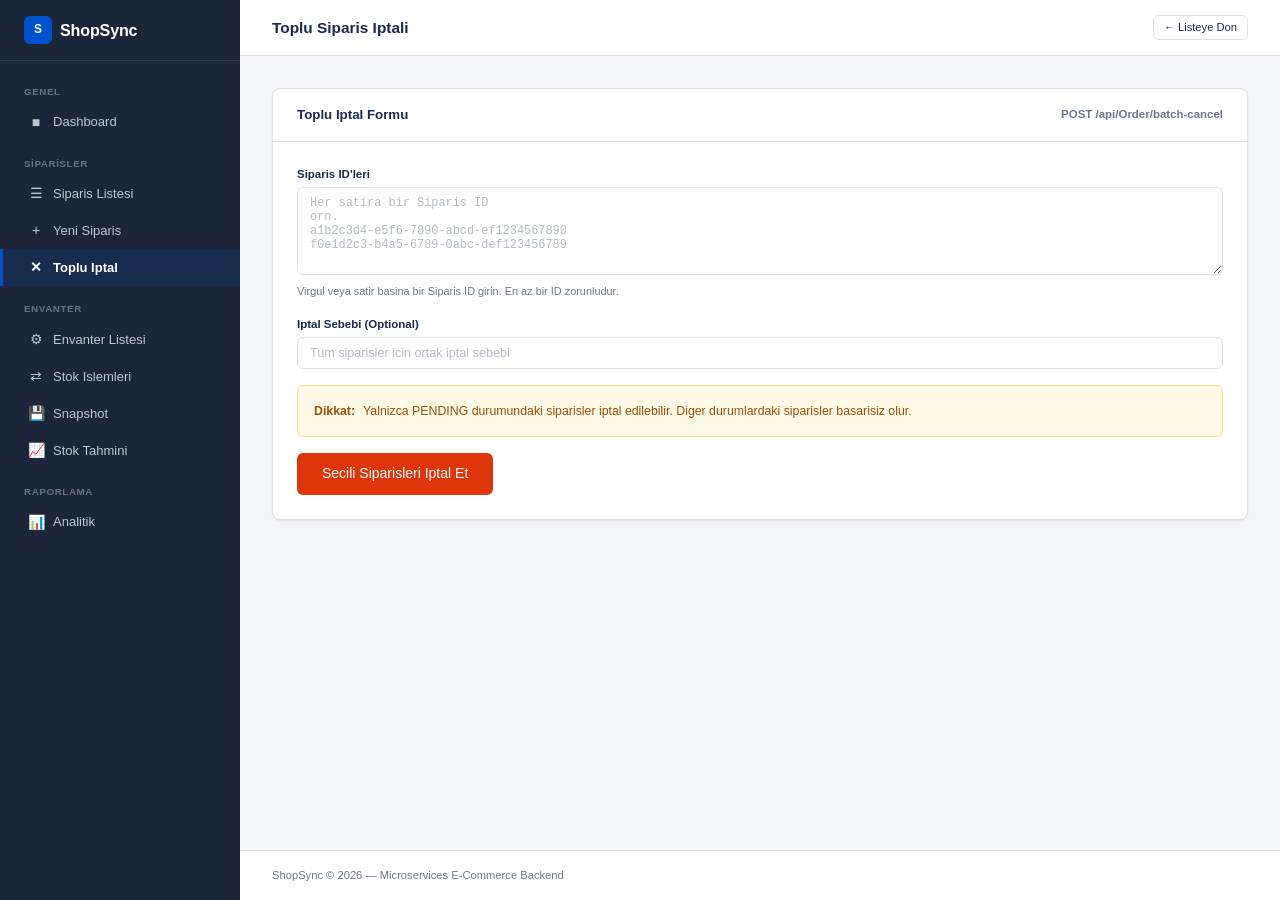
<file: Src/ShopSync.Web/ShopSync.Web/ShopSync.Web/wwwroot/theme/order-batch-cancel.html>
<!DOCTYPE html>
<html lang="tr">
<head>
  <meta charset="UTF-8">
  <meta name="viewport" content="width=device-width, initial-scale=1.0">
  <title>Toplu Iptal — ShopSync</title>
  <link rel="stylesheet" href="site.css">
</head>
<body>
<div class="layout">
  <aside class="sidebar">
    <div class="sidebar-brand">
      <div class="brand-icon">S</div>
      <span>ShopSync</span>
    </div>
    <nav class="sidebar-nav">
      <div class="sidebar-section">Genel</div>
      <a href="index.html" class="sidebar-link"><span class="icon">&#9632;</span> Dashboard</a>
      <div class="sidebar-section">Siparisler</div>
      <a href="orders.html" class="sidebar-link"><span class="icon">&#9776;</span> Siparis Listesi</a>
      <a href="order-create.html" class="sidebar-link"><span class="icon">&#43;</span> Yeni Siparis</a>
      <a href="order-batch-cancel.html" class="sidebar-link active"><span class="icon">&#10005;</span> Toplu Iptal</a>
      <div class="sidebar-section">Envanter</div>
      <a href="inventory.html" class="sidebar-link"><span class="icon">&#9881;</span> Envanter Listesi</a>
      <a href="inventory-operations.html" class="sidebar-link"><span class="icon">&#8644;</span> Stok Islemleri</a>
      <a href="inventory-snapshot.html" class="sidebar-link"><span class="icon">&#128190;</span> Snapshot</a>
      <a href="inventory-forecast.html" class="sidebar-link"><span class="icon">&#128200;</span> Stok Tahmini</a>
      <div class="sidebar-section">Raporlama</div>
      <a href="analytics.html" class="sidebar-link"><span class="icon">&#128202;</span> Analitik</a>
    </nav>
  </aside>
  <div class="sidebar-overlay"></div>

  <div class="main">
    <header class="header">
      <button class="hamburger" aria-label="Menu">&#9776;</button>
      <h1 class="header-title">Toplu Siparis Iptali</h1>
      <div class="header-actions">
        <a href="orders.html" class="btn btn-secondary btn-sm">&larr; Listeye Don</a>
      </div>
    </header>

    <main class="content fade-in">
      <div class="card">
        <div class="card-header">
          Toplu Iptal Formu
          <span class="text-sm text-muted">POST /api/Order/batch-cancel</span>
        </div>
        <div class="card-body">
          <form method="post" action="/Order/BatchCancel">
            <div class="form-group">
              <label class="form-label" for="orderIds">Siparis ID'leri</label>
              <textarea id="orderIds" name="orderIds" class="form-input mono" rows="5"
                        placeholder="Her satira bir Siparis ID&#10;orn.&#10;a1b2c3d4-e5f6-7890-abcd-ef1234567890&#10;f0e1d2c3-b4a5-6789-0abc-def123456789"
                        required></textarea>
              <div class="form-hint">Virgul veya satir basina bir Siparis ID girin. En az bir ID zorunludur.</div>
            </div>

            <div class="form-group">
              <label class="form-label" for="reason">Iptal Sebebi (Optional)</label>
              <input type="text" id="reason" name="reason" class="form-input"
                     placeholder="Tum siparisler icin ortak iptal sebebi">
            </div>

            <div class="alert alert-warning">
              <strong>Dikkat:</strong> Yalnizca PENDING durumundaki siparisler iptal edilebilir.
              Diger durumlardaki siparisler basarisiz olur.
            </div>

            <button type="submit" class="btn btn-danger btn-lg"
                    onclick="return confirm('Secilen siparisleri iptal etmek istediginize emin misiniz? Bu islem geri alinamaz!')">
              Secili Siparisleri Iptal Et
            </button>
          </form>
        </div>
      </div>

      <!-- Sonuc alani (backend cevabi buraya gosterilecek) -->
      <div class="card mt-lg" id="batch-result" style="display:none;">
        <div class="card-header">Islem Sonucu</div>
        <div class="card-body" style="padding:0;">
          <div class="table-wrap">
            <table>
              <thead>
                <tr>
                  <th>Siparis ID</th>
                  <th>Durum</th>
                  <th>Mesaj</th>
                </tr>
              </thead>
              <tbody>
                <tr>
                  <td class="table-id" data-label="Siparis ID">—</td>
                  <td data-label="Durum"><span class="badge badge-confirmed">Basarili</span></td>
                  <td data-label="Mesaj">—</td>
                </tr>
              </tbody>
            </table>
          </div>
        </div>
      </div>
    </main>

    <footer class="footer">
      ShopSync &copy; 2026 &mdash; Microservices E-Commerce Backend
    </footer>
  </div>
</div>
<script src="site.js"></script>
</body>
</html>
</file>
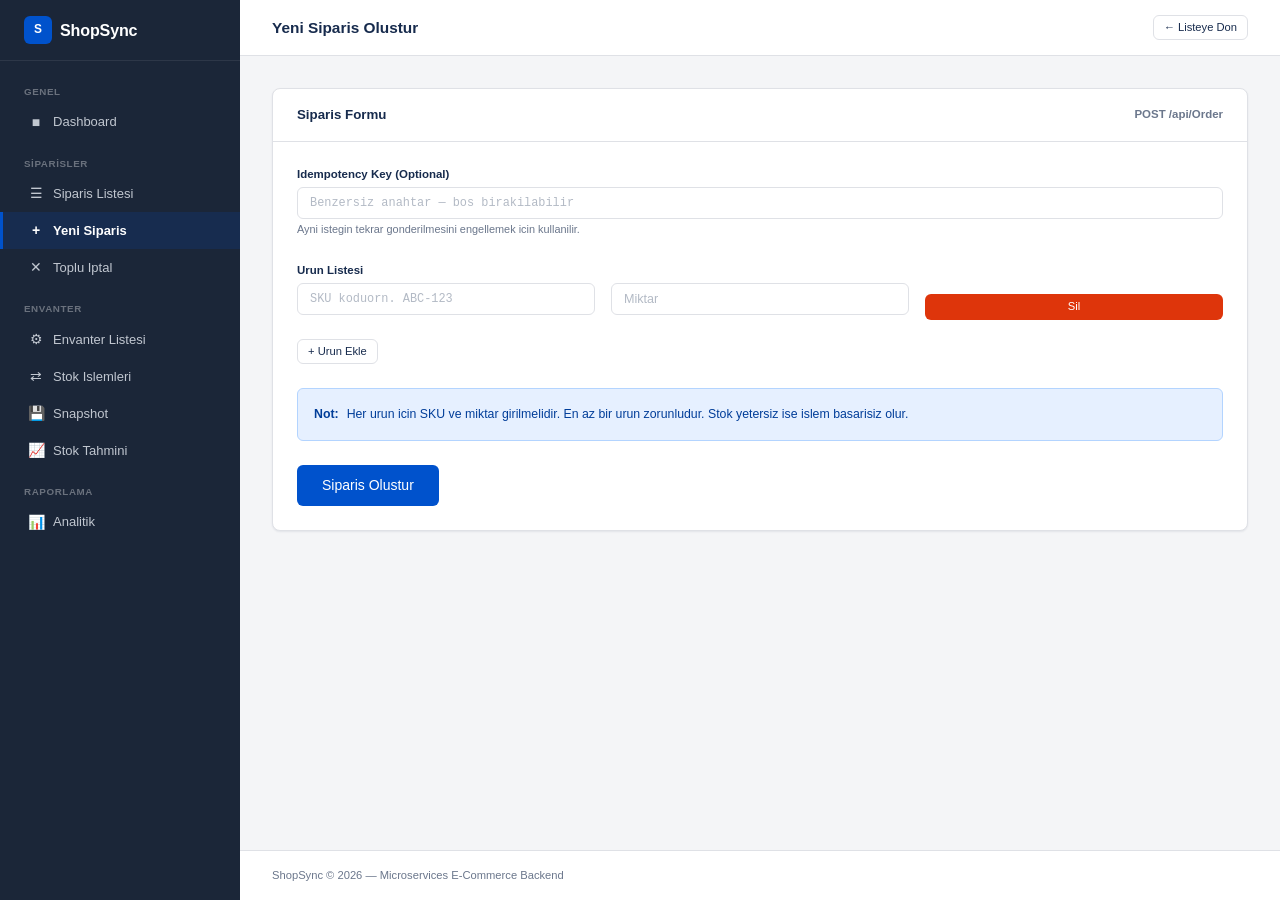
<file: Src/ShopSync.Web/ShopSync.Web/ShopSync.Web/wwwroot/theme/order-create.html>
<!DOCTYPE html>
<html lang="tr">
<head>
  <meta charset="UTF-8">
  <meta name="viewport" content="width=device-width, initial-scale=1.0">
  <title>Yeni Siparis — ShopSync</title>
  <link rel="stylesheet" href="site.css">
</head>
<body>
<div class="layout">
  <aside class="sidebar">
    <div class="sidebar-brand">
      <div class="brand-icon">S</div>
      <span>ShopSync</span>
    </div>
    <nav class="sidebar-nav">
      <div class="sidebar-section">Genel</div>
      <a href="index.html" class="sidebar-link"><span class="icon">&#9632;</span> Dashboard</a>
      <div class="sidebar-section">Siparisler</div>
      <a href="orders.html" class="sidebar-link"><span class="icon">&#9776;</span> Siparis Listesi</a>
      <a href="order-create.html" class="sidebar-link active"><span class="icon">&#43;</span> Yeni Siparis</a>
      <a href="order-batch-cancel.html" class="sidebar-link"><span class="icon">&#10005;</span> Toplu Iptal</a>
      <div class="sidebar-section">Envanter</div>
      <a href="inventory.html" class="sidebar-link"><span class="icon">&#9881;</span> Envanter Listesi</a>
      <a href="inventory-operations.html" class="sidebar-link"><span class="icon">&#8644;</span> Stok Islemleri</a>
      <a href="inventory-snapshot.html" class="sidebar-link"><span class="icon">&#128190;</span> Snapshot</a>
      <a href="inventory-forecast.html" class="sidebar-link"><span class="icon">&#128200;</span> Stok Tahmini</a>
      <div class="sidebar-section">Raporlama</div>
      <a href="analytics.html" class="sidebar-link"><span class="icon">&#128202;</span> Analitik</a>
    </nav>
  </aside>
  <div class="sidebar-overlay"></div>

  <div class="main">
    <header class="header">
      <button class="hamburger" aria-label="Menu">&#9776;</button>
      <h1 class="header-title">Yeni Siparis Olustur</h1>
      <div class="header-actions">
        <a href="orders.html" class="btn btn-secondary btn-sm">&larr; Listeye Don</a>
      </div>
    </header>

    <main class="content fade-in">
      <div class="card">
        <div class="card-header">
          Siparis Formu
          <span class="text-sm text-muted">POST /api/Order</span>
        </div>
        <div class="card-body">
          <form method="post" action="/Order/Create">
            <!-- Idempotency Key -->
            <div class="form-group">
              <label class="form-label" for="idempotencyKey">Idempotency Key (Optional)</label>
              <input type="text" id="idempotencyKey" name="idempotencyKey" class="form-input mono"
                     placeholder="Benzersiz anahtar — bos birakilabilir">
              <div class="form-hint">Ayni istegin tekrar gonderilmesini engellemek icin kullanilir.</div>
            </div>

            <!-- Urunler -->
            <div class="form-group mt-lg">
              <label class="form-label">Urun Listesi</label>
              <div id="item-rows">
                <div class="form-row items-center">
                  <div class="form-group">
                    <input type="text" name="items[].sku" class="form-input mono" placeholder="SKU koduorn. ABC-123" required>
                  </div>
                  <div class="form-group">
                    <input type="number" name="items[].quantity" class="form-input" placeholder="Miktar" min="1" required>
                  </div>
                  <button type="button" class="btn btn-danger btn-sm remove-row">Sil</button>
                </div>
              </div>
              <button type="button" id="add-item-row" class="btn btn-secondary btn-sm mt-sm">+ Urun Ekle</button>
            </div>

            <!-- Bilgi notu -->
            <div class="alert alert-info mt-lg">
              <strong>Not:</strong> Her urun icin SKU ve miktar girilmelidir. En az bir urun zorunludur.
              Stok yetersiz ise islem basarisiz olur.
            </div>

            <!-- Gonder -->
            <div class="mt-lg">
              <button type="submit" class="btn btn-primary btn-lg"
                      onclick="return confirm('Siparisi olusturmak istediginize emin misiniz?')">
                Siparis Olustur
              </button>
            </div>
          </form>
        </div>
      </div>
    </main>

    <footer class="footer">
      ShopSync &copy; 2026 &mdash; Microservices E-Commerce Backend
    </footer>
  </div>
</div>
<script src="site.js"></script>
</body>
</html>
</file>
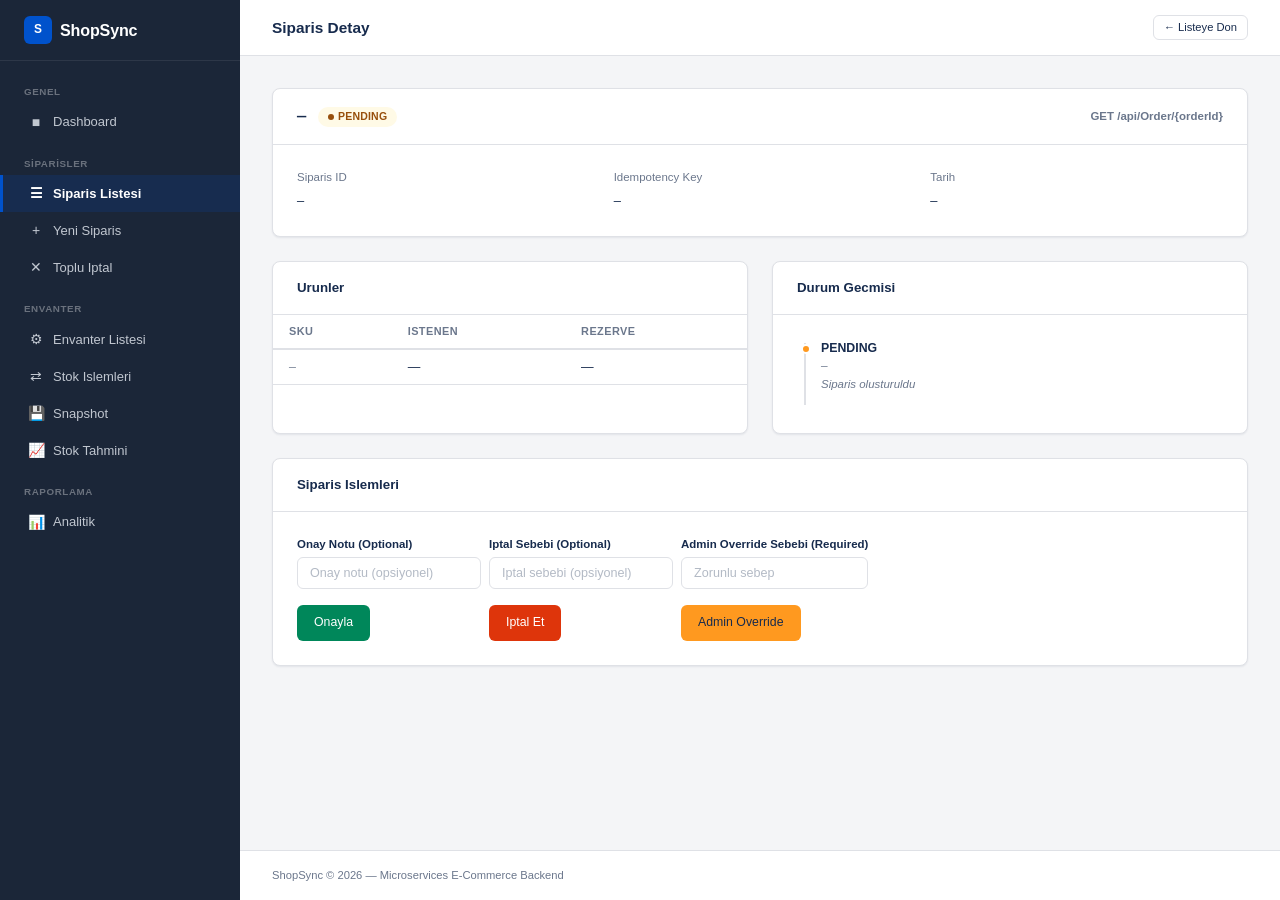
<file: Src/ShopSync.Web/ShopSync.Web/ShopSync.Web/wwwroot/theme/order-detail.html>
<!DOCTYPE html>
<html lang="tr">
<head>
  <meta charset="UTF-8">
  <meta name="viewport" content="width=device-width, initial-scale=1.0">
  <title>Siparis Detay — ShopSync</title>
  <link rel="stylesheet" href="site.css">
</head>
<body>
<div class="layout">
  <aside class="sidebar">
    <div class="sidebar-brand">
      <div class="brand-icon">S</div>
      <span>ShopSync</span>
    </div>
    <nav class="sidebar-nav">
      <div class="sidebar-section">Genel</div>
      <a href="index.html" class="sidebar-link"><span class="icon">&#9632;</span> Dashboard</a>
      <div class="sidebar-section">Siparisler</div>
      <a href="orders.html" class="sidebar-link active"><span class="icon">&#9776;</span> Siparis Listesi</a>
      <a href="order-create.html" class="sidebar-link"><span class="icon">&#43;</span> Yeni Siparis</a>
      <a href="order-batch-cancel.html" class="sidebar-link"><span class="icon">&#10005;</span> Toplu Iptal</a>
      <div class="sidebar-section">Envanter</div>
      <a href="inventory.html" class="sidebar-link"><span class="icon">&#9881;</span> Envanter Listesi</a>
      <a href="inventory-operations.html" class="sidebar-link"><span class="icon">&#8644;</span> Stok Islemleri</a>
      <a href="inventory-snapshot.html" class="sidebar-link"><span class="icon">&#128190;</span> Snapshot</a>
      <a href="inventory-forecast.html" class="sidebar-link"><span class="icon">&#128200;</span> Stok Tahmini</a>
      <div class="sidebar-section">Raporlama</div>
      <a href="analytics.html" class="sidebar-link"><span class="icon">&#128202;</span> Analitik</a>
    </nav>
  </aside>
  <div class="sidebar-overlay"></div>

  <div class="main">
    <header class="header">
      <button class="hamburger" aria-label="Menu">&#9776;</button>
      <h1 class="header-title">Siparis Detay</h1>
      <div class="header-actions">
        <a href="orders.html" class="btn btn-secondary btn-sm">&larr; Listeye Don</a>
      </div>
    </header>

    <main class="content fade-in">
      <!-- Siparis Baslik -->
      <div class="card mb-lg">
        <div class="card-header">
          <div>
            <span class="text-mono font-bold" style="font-size:1.1rem;">—</span>
            <span class="badge badge-pending" style="margin-left:var(--space-sm);">PENDING</span>
          </div>
          <span class="text-sm text-muted">GET /api/Order/{orderId}</span>
        </div>
        <div class="card-body">
          <div class="grid-3">
            <div>
              <div class="text-sm text-muted mb-sm">Siparis ID</div>
              <div class="text-mono">—</div>
            </div>
            <div>
              <div class="text-sm text-muted mb-sm">Idempotency Key</div>
              <div class="text-mono text-sm">—</div>
            </div>
            <div>
              <div class="text-sm text-muted mb-sm">Tarih</div>
              <div class="text-mono text-sm">—</div>
            </div>
          </div>
        </div>
      </div>

      <div class="grid-2">
        <!-- Urun Listesi -->
        <div class="card">
          <div class="card-header">Urunler</div>
          <div class="card-body" style="padding:0;">
            <div class="table-wrap">
              <table>
                <thead>
                  <tr>
                    <th>SKU</th>
                    <th>Istenen</th>
                    <th>Rezerve</th>
                  </tr>
                </thead>
                <tbody>
                  <tr>
                    <td class="table-id" data-label="SKU">—</td>
                    <td data-label="Istenen Miktar">—</td>
                    <td data-label="Rezerve Edilen">—</td>
                  </tr>
                </tbody>
              </table>
            </div>
          </div>
        </div>

        <!-- Durum Gecmisi -->
        <div class="card">
          <div class="card-header">Durum Gecmisi</div>
          <div class="card-body">
            <div class="timeline">
              <div class="timeline-item pending">
                <div class="timeline-status">PENDING</div>
                <div class="timeline-time">—</div>
                <div class="timeline-reason">Siparis olusturuldu</div>
              </div>
            </div>
          </div>
        </div>
      </div>

      <!-- Islem Butonlari -->
      <div class="card mt-lg">
        <div class="card-header">Siparis Islemleri</div>
        <div class="card-body">
          <div class="flex flex-wrap gap-sm">
            <!-- Onayla (PENDING durumunda) -->
            <form method="post" action="/Order/{orderId}/confirm" style="display:inline;">
              <input type="hidden" name="orderId" value="">
              <div class="form-group">
                <label class="form-label" for="confirmNote">Onay Notu (Optional)</label>
                <input type="text" id="confirmNote" name="note" class="form-input" placeholder="Onay notu (opsiyonel)">
              </div>
              <button type="submit" class="btn btn-success"
                      onclick="return confirm('Siparisi onaylamak istediginize emin misiniz?')">Onayla</button>
            </form>

            <!-- Iptal Et (PENDING durumunda) -->
            <form method="post" action="/Order/{orderId}/cancel" style="display:inline;">
              <input type="hidden" name="orderId" value="">
              <div class="form-group">
                <label class="form-label" for="cancelReason">Iptal Sebebi (Optional)</label>
                <input type="text" id="cancelReason" name="reason" class="form-input" placeholder="Iptal sebebi (opsiyonel)">
              </div>
              <button type="submit" class="btn btn-danger"
                      onclick="return confirm('Siparisi iptal etmek istediginize emin misiniz?')">Iptal Et</button>
            </form>

            <!-- Admin Override (EXPIRED durumunda) -->
            <form method="post" action="/Order/{orderId}/admin-override" style="display:inline;">
              <input type="hidden" name="orderId" value="">
              <div class="form-group">
                <label class="form-label" for="overrideReason">Admin Override Sebebi (Required)</label>
                <input type="text" id="overrideReason" name="reason" class="form-input" placeholder="Zorunlu sebep" required>
              </div>
              <button type="submit" class="btn btn-warning"
                      onclick="return confirm('Admin override ile siparisi iptal etmek istediginize emin misiniz?')">Admin Override</button>
            </form>
          </div>
        </div>
      </div>
    </main>

    <footer class="footer">
      ShopSync &copy; 2026 &mdash; Microservices E-Commerce Backend
    </footer>
  </div>
</div>
<script src="site.js"></script>
</body>
</html>
</file>
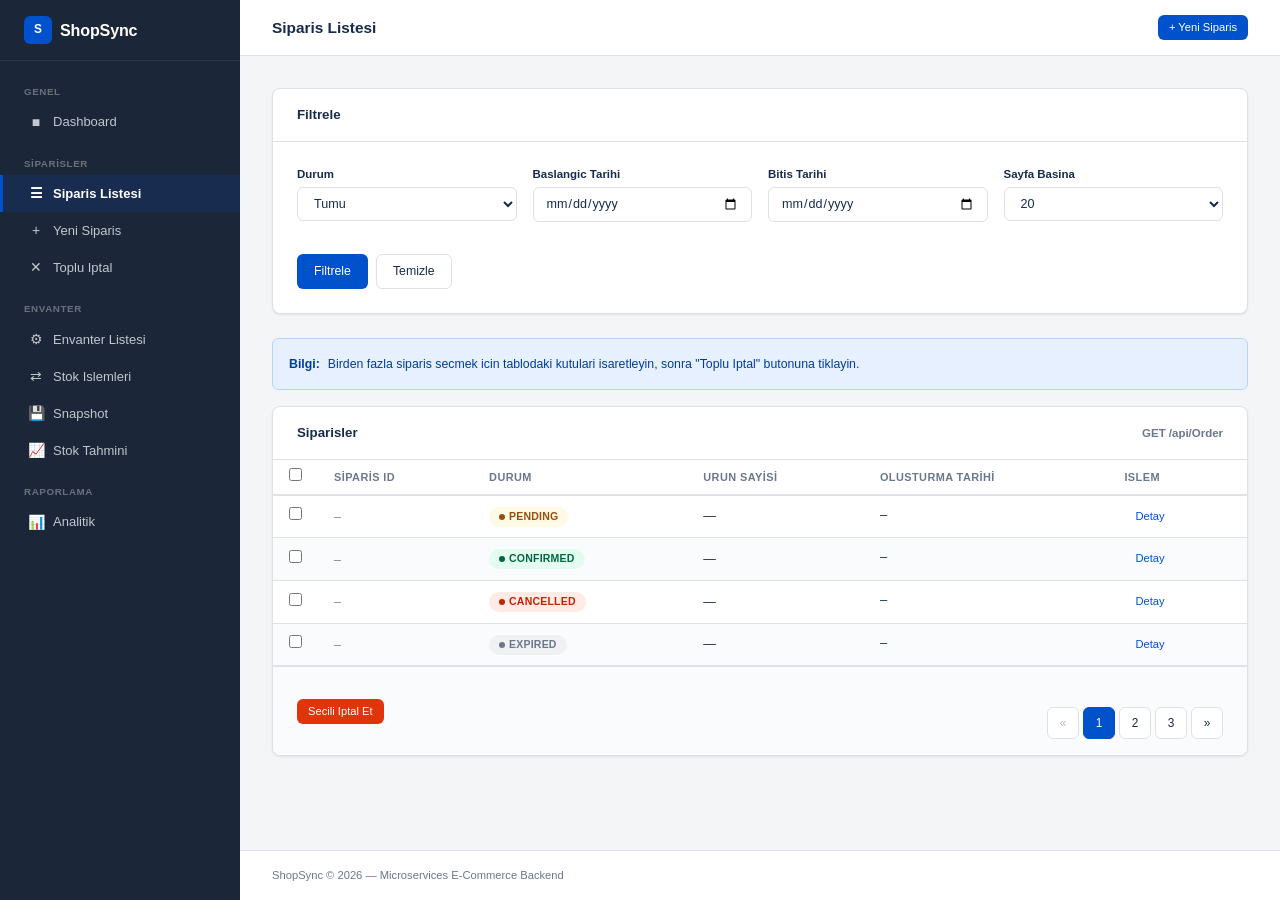
<file: Src/ShopSync.Web/ShopSync.Web/ShopSync.Web/wwwroot/theme/orders.html>
<!DOCTYPE html>
<html lang="tr">
<head>
  <meta charset="UTF-8">
  <meta name="viewport" content="width=device-width, initial-scale=1.0">
  <title>Siparis Listesi — ShopSync</title>
  <link rel="stylesheet" href="site.css">
</head>
<body>
<div class="layout">
  <aside class="sidebar">
    <div class="sidebar-brand">
      <div class="brand-icon">S</div>
      <span>ShopSync</span>
    </div>
    <nav class="sidebar-nav">
      <div class="sidebar-section">Genel</div>
      <a href="index.html" class="sidebar-link"><span class="icon">&#9632;</span> Dashboard</a>
      <div class="sidebar-section">Siparisler</div>
      <a href="orders.html" class="sidebar-link active"><span class="icon">&#9776;</span> Siparis Listesi</a>
      <a href="order-create.html" class="sidebar-link"><span class="icon">&#43;</span> Yeni Siparis</a>
      <a href="order-batch-cancel.html" class="sidebar-link"><span class="icon">&#10005;</span> Toplu Iptal</a>
      <div class="sidebar-section">Envanter</div>
      <a href="inventory.html" class="sidebar-link"><span class="icon">&#9881;</span> Envanter Listesi</a>
      <a href="inventory-operations.html" class="sidebar-link"><span class="icon">&#8644;</span> Stok Islemleri</a>
      <a href="inventory-snapshot.html" class="sidebar-link"><span class="icon">&#128190;</span> Snapshot</a>
      <a href="inventory-forecast.html" class="sidebar-link"><span class="icon">&#128200;</span> Stok Tahmini</a>
      <div class="sidebar-section">Raporlama</div>
      <a href="analytics.html" class="sidebar-link"><span class="icon">&#128202;</span> Analitik</a>
    </nav>
  </aside>
  <div class="sidebar-overlay"></div>

  <div class="main">
    <header class="header">
      <button class="hamburger" aria-label="Menu">&#9776;</button>
      <h1 class="header-title">Siparis Listesi</h1>
      <div class="header-actions">
        <a href="order-create.html" class="btn btn-primary btn-sm">+ Yeni Siparis</a>
      </div>
    </header>

    <main class="content fade-in">
      <!-- Filtre Paneli -->
      <div class="card mb-lg">
        <div class="card-header">Filtrele</div>
        <div class="card-body">
          <form method="get" action="">
            <div class="form-row">
              <div class="form-group">
                <label class="form-label" for="status">Durum</label>
                <select id="status" name="Status" class="form-select">
                  <option value="">Tumu</option>
                  <option value="PENDING">PENDING</option>
                  <option value="CONFIRMED">CONFIRMED</option>
                  <option value="CANCELLED">CANCELLED</option>
                  <option value="EXPIRED">EXPIRED</option>
                </select>
              </div>
              <div class="form-group">
                <label class="form-label" for="from">Baslangic Tarihi</label>
                <input type="date" id="from" name="From" class="form-input">
              </div>
              <div class="form-group">
                <label class="form-label" for="to">Bitis Tarihi</label>
                <input type="date" id="to" name="To" class="form-input">
              </div>
              <div class="form-group">
                <label class="form-label" for="pageSize">Sayfa Basina</label>
                <select id="pageSize" name="PageSize" class="form-select">
                  <option value="10">10</option>
                  <option value="20" selected>20</option>
                  <option value="50">50</option>
                </select>
              </div>
            </div>
            <div class="flex gap-sm mt-md">
              <button type="submit" class="btn btn-primary">Filtrele</button>
              <a href="orders.html" class="btn btn-secondary">Temizle</a>
            </div>
          </form>
        </div>
      </div>

      <!-- Toplu Islem -->
      <div class="alert alert-info" data-auto-dismiss>
        <strong>Bilgi:</strong> Birden fazla siparis secmek icin tablodaki kutulari isaretleyin, sonra "Toplu Iptal" butonuna tiklayin.
      </div>

      <!-- Tablo -->
      <div class="card">
        <div class="card-header">
          Siparisler
          <span class="text-sm text-muted">GET /api/Order</span>
        </div>
        <div class="card-body" style="padding:0;">
          <div class="table-wrap table-responsive-mobile">
            <table>
              <thead>
                <tr>
                  <th style="width:40px;"><input type="checkbox" id="select-all"></th>
                  <th>Siparis ID</th>
                  <th>Durum</th>
                  <th>Urun Sayisi</th>
                  <th>Olusturma Tarihi</th>
                  <th>Islem</th>
                </tr>
              </thead>
              <tbody>
                <tr>
                  <td data-label=""><input type="checkbox" name="orderIds" value=""></td>
                  <td class="table-id" data-label="Siparis ID">—</td>
                  <td data-label="Durum"><span class="badge badge-pending">PENDING</span></td>
                  <td data-label="Urun Sayisi">—</td>
                  <td data-label="Tarih" class="text-mono text-sm">—</td>
                  <td data-label="Islem">
                    <a href="order-detail.html" class="btn btn-ghost btn-sm">Detay</a>
                  </td>
                </tr>
                <tr>
                  <td data-label=""><input type="checkbox" name="orderIds" value=""></td>
                  <td class="table-id" data-label="Siparis ID">—</td>
                  <td data-label="Durum"><span class="badge badge-confirmed">CONFIRMED</span></td>
                  <td data-label="Urun Sayisi">—</td>
                  <td data-label="Tarih" class="text-mono text-sm">—</td>
                  <td data-label="Islem">
                    <a href="order-detail.html" class="btn btn-ghost btn-sm">Detay</a>
                  </td>
                </tr>
                <tr>
                  <td data-label=""><input type="checkbox" name="orderIds" value=""></td>
                  <td class="table-id" data-label="Siparis ID">—</td>
                  <td data-label="Durum"><span class="badge badge-cancelled">CANCELLED</span></td>
                  <td data-label="Urun Sayisi">—</td>
                  <td data-label="Tarih" class="text-mono text-sm">—</td>
                  <td data-label="Islem">
                    <a href="order-detail.html" class="btn btn-ghost btn-sm">Detay</a>
                  </td>
                </tr>
                <tr>
                  <td data-label=""><input type="checkbox" name="orderIds" value=""></td>
                  <td class="table-id" data-label="Siparis ID">—</td>
                  <td data-label="Durum"><span class="badge badge-expired">EXPIRED</span></td>
                  <td data-label="Urun Sayisi">—</td>
                  <td data-label="Tarih" class="text-mono text-sm">—</td>
                  <td data-label="Islem">
                    <a href="order-detail.html" class="btn btn-ghost btn-sm">Detay</a>
                  </td>
                </tr>
              </tbody>
            </table>
          </div>
        </div>
        <div class="card-footer flex justify-between items-center">
          <a href="order-batch-cancel.html" class="btn btn-danger btn-sm">Secili Iptal Et</a>
          <div class="pagination">
            <span class="disabled">&laquo;</span>
            <span class="active">1</span>
            <a href="#">2</a>
            <a href="#">3</a>
            <a href="#">&raquo;</a>
          </div>
        </div>
      </div>
    </main>

    <footer class="footer">
      ShopSync &copy; 2026 &mdash; Microservices E-Commerce Backend
    </footer>
  </div>
</div>
<script src="site.js"></script>
</body>
</html>
</file>
<file: Src/ShopSync.Web/ShopSync.Web/ShopSync.Web/wwwroot/theme/site.css>
/* ============================================
   ShopSync Admin Panel — Design System
   Tech/Utility direction · Dark sidebar · Clean content
   ============================================ */

/* --- Tokens --- */
:root {
  --bg:        #f4f5f7;
  --surface:   #ffffff;
  --fg:        #172b4d;
  --muted:     #6b778c;
  --border:    #dfe1e6;

  --primary:   #0052cc;
  --primary-light: #deebff;
  --success:   #00875a;
  --success-light: #e3fcef;
  --warning:   #ff991f;
  --warning-light: #fffae6;
  --danger:    #de350b;
  --danger-light: #ffebe6;
  --info:      #0065ff;
  --info-light: #e6f0ff;

  --status-pending:   #ff991f;
  --status-confirmed: #00875a;
  --status-cancelled: #de350b;
  --status-expired:   #6b778c;

  --sidebar-bg:   #1b2638;
  --sidebar-fg:   #c1c7d0;
  --sidebar-hover: #253349;
  --sidebar-active: #0052cc;
  --sidebar-width: 240px;

  --header-height: 56px;

  --font-body: -apple-system, BlinkMacSystemFont, 'Segoe UI', Roboto, Oxygen, Ubuntu, sans-serif;
  --font-mono: 'SF Mono', 'Cascadia Code', 'Consolas', 'Liberation Mono', monospace;

  --space-xs: 4px;
  --space-sm: 8px;
  --space-md: 16px;
  --space-lg: 24px;
  --space-xl: 32px;
  --space-2xl: 48px;

  --radius-sm: 3px;
  --radius-md: 6px;
  --radius-lg: 8px;

  --shadow-sm: 0 1px 2px rgba(9,30,66,0.08);
  --shadow-md: 0 4px 8px rgba(9,30,66,0.1);
  --shadow-lg: 0 8px 16px rgba(9,30,66,0.12);
}

/* --- Reset --- */
*, *::before, *::after { box-sizing: border-box; margin: 0; padding: 0; }

html { font-size: 14px; -webkit-font-smoothing: antialiased; }

body {
  font-family: var(--font-body);
  color: var(--fg);
  background: var(--bg);
  line-height: 1.5;
  min-height: 100vh;
}

a { color: var(--primary); text-decoration: none; }
a:hover { text-decoration: underline; }

img { max-width: 100%; display: block; }

/* --- Layout Shell --- */
.layout {
  display: flex;
  min-height: 100vh;
}

/* Sidebar */
.sidebar {
  width: var(--sidebar-width);
  background: var(--sidebar-bg);
  color: var(--sidebar-fg);
  display: flex;
  flex-direction: column;
  position: fixed;
  top: 0;
  left: 0;
  bottom: 0;
  z-index: 100;
  transition: transform 0.2s ease;
}

.sidebar-brand {
  display: flex;
  align-items: center;
  gap: var(--space-sm);
  padding: var(--space-md) var(--space-lg);
  border-bottom: 1px solid rgba(255,255,255,0.08);
  font-size: 1.15rem;
  font-weight: 700;
  color: #fff;
  letter-spacing: -0.01em;
}

.sidebar-brand .brand-icon {
  width: 28px;
  height: 28px;
  background: var(--primary);
  border-radius: var(--radius-md);
  display: flex;
  align-items: center;
  justify-content: center;
  font-size: 0.85rem;
  font-weight: 800;
  color: #fff;
  flex-shrink: 0;
}

.sidebar-nav {
  flex: 1;
  padding: var(--space-sm) 0;
  overflow-y: auto;
}

.sidebar-section {
  padding: var(--space-md) var(--space-lg) var(--space-xs);
  font-size: 0.7rem;
  font-weight: 600;
  text-transform: uppercase;
  letter-spacing: 0.06em;
  color: rgba(255,255,255,0.35);
}

.sidebar-link {
  display: flex;
  align-items: center;
  gap: var(--space-sm);
  padding: var(--space-sm) var(--space-lg);
  color: var(--sidebar-fg);
  font-size: 0.93rem;
  transition: background 0.15s, color 0.15s;
  border-left: 3px solid transparent;
}

.sidebar-link:hover {
  background: var(--sidebar-hover);
  color: #fff;
  text-decoration: none;
}

.sidebar-link.active {
  background: rgba(0,82,204,0.15);
  color: #fff;
  border-left-color: var(--sidebar-active);
  font-weight: 600;
}

.sidebar-link .icon {
  width: 18px;
  text-align: center;
  font-size: 1rem;
  flex-shrink: 0;
}

/* Main content */
.main {
  flex: 1;
  margin-left: var(--sidebar-width);
  display: flex;
  flex-direction: column;
  min-height: 100vh;
}

/* Header */
.header {
  height: var(--header-height);
  background: var(--surface);
  border-bottom: 1px solid var(--border);
  display: flex;
  align-items: center;
  justify-content: space-between;
  padding: 0 var(--space-xl);
  position: sticky;
  top: 0;
  z-index: 50;
}

.header-title {
  font-size: 1.1rem;
  font-weight: 600;
}

.header-actions {
  display: flex;
  align-items: center;
  gap: var(--space-md);
}

/* Hamburger (mobile) */
.hamburger {
  display: none;
  background: none;
  border: none;
  font-size: 1.4rem;
  color: var(--fg);
  cursor: pointer;
  padding: var(--space-xs);
}

/* Content area */
.content {
  flex: 1;
  padding: var(--space-xl);
  max-width: 1400px;
  width: 100%;
}

/* Footer */
.footer {
  padding: var(--space-md) var(--space-xl);
  font-size: 0.8rem;
  color: var(--muted);
  border-top: 1px solid var(--border);
  background: var(--surface);
}

/* --- Page Title --- */
.page-title {
  font-size: 1.5rem;
  font-weight: 700;
  margin-bottom: var(--space-lg);
  letter-spacing: -0.02em;
}

.page-subtitle {
  font-size: 0.9rem;
  color: var(--muted);
  margin-top: calc(-1 * var(--space-sm));
  margin-bottom: var(--space-lg);
}

/* --- Cards --- */
.card {
  background: var(--surface);
  border: 1px solid var(--border);
  border-radius: var(--radius-lg);
  box-shadow: var(--shadow-sm);
}

.card-header {
  padding: var(--space-md) var(--space-lg);
  border-bottom: 1px solid var(--border);
  font-weight: 600;
  font-size: 0.95rem;
  display: flex;
  align-items: center;
  justify-content: space-between;
}

.card-body {
  padding: var(--space-lg);
}

.card-footer {
  padding: var(--space-md) var(--space-lg);
  border-top: 1px solid var(--border);
  background: #fafbfc;
  border-radius: 0 0 var(--radius-lg) var(--radius-lg);
}

/* --- Stat Cards --- */
.stats-grid {
  display: grid;
  grid-template-columns: repeat(auto-fit, minmax(200px, 1fr));
  gap: var(--space-md);
  margin-bottom: var(--space-xl);
}

.stat-card {
  background: var(--surface);
  border: 1px solid var(--border);
  border-radius: var(--radius-lg);
  padding: var(--space-lg);
  box-shadow: var(--shadow-sm);
  display: flex;
  flex-direction: column;
  gap: var(--space-xs);
}

.stat-card .stat-label {
  font-size: 0.8rem;
  font-weight: 500;
  color: var(--muted);
  text-transform: uppercase;
  letter-spacing: 0.04em;
}

.stat-card .stat-value {
  font-size: 1.8rem;
  font-weight: 700;
  font-variant-numeric: tabular-nums;
  line-height: 1.1;
}

.stat-card .stat-sub {
  font-size: 0.8rem;
  color: var(--muted);
}

.stat-card.primary { border-left: 3px solid var(--primary); }
.stat-card.success { border-left: 3px solid var(--success); }
.stat-card.warning { border-left: 3px solid var(--warning); }
.stat-card.danger  { border-left: 3px solid var(--danger); }
.stat-card.info    { border-left: 3px solid var(--info); }

/* --- Tables --- */
.table-wrap {
  overflow-x: auto;
  -webkit-overflow-scrolling: touch;
}

table {
  width: 100%;
  border-collapse: collapse;
  font-size: 0.9rem;
}

thead th {
  text-align: left;
  padding: var(--space-sm) var(--space-md);
  font-weight: 600;
  font-size: 0.78rem;
  text-transform: uppercase;
  letter-spacing: 0.04em;
  color: var(--muted);
  border-bottom: 2px solid var(--border);
  white-space: nowrap;
}

tbody td {
  padding: var(--space-sm) var(--space-md);
  border-bottom: 1px solid var(--border);
  vertical-align: middle;
}

tbody tr:hover {
  background: #f7f8fa;
}

tbody tr:nth-child(even) {
  background: #fafbfc;
}

tbody tr:nth-child(even):hover {
  background: #f0f1f3;
}

.table-id {
  font-family: var(--font-mono);
  font-size: 0.82rem;
  color: var(--muted);
}

/* --- Status Badges --- */
.badge {
  display: inline-flex;
  align-items: center;
  gap: 4px;
  padding: 2px 10px;
  border-radius: 100px;
  font-size: 0.75rem;
  font-weight: 600;
  letter-spacing: 0.02em;
  white-space: nowrap;
}

.badge-pending {
  background: var(--warning-light);
  color: #974f0c;
}

.badge-confirmed {
  background: var(--success-light);
  color: #006644;
}

.badge-cancelled {
  background: var(--danger-light);
  color: #bf2600;
}

.badge-expired {
  background: #f0f1f3;
  color: var(--muted);
}

.badge::before {
  content: '';
  width: 6px;
  height: 6px;
  border-radius: 50%;
  background: currentColor;
}

/* --- Buttons --- */
.btn {
  display: inline-flex;
  align-items: center;
  justify-content: center;
  gap: var(--space-xs);
  padding: 8px 16px;
  border: 1px solid transparent;
  border-radius: var(--radius-md);
  font-family: var(--font-body);
  font-size: 0.88rem;
  font-weight: 500;
  cursor: pointer;
  transition: background 0.15s, box-shadow 0.15s, border-color 0.15s;
  white-space: nowrap;
  line-height: 1.4;
}

.btn:hover { text-decoration: none; }
.btn:active { transform: translateY(1px); }

.btn-primary {
  background: var(--primary);
  color: #fff;
}
.btn-primary:hover { background: #0047b3; }

.btn-success {
  background: var(--success);
  color: #fff;
}
.btn-success:hover { background: #006644; }

.btn-danger {
  background: var(--danger);
  color: #fff;
}
.btn-danger:hover { background: #b91c00; }

.btn-warning {
  background: var(--warning);
  color: #172b4d;
}
.btn-warning:hover { background: #e68a00; }

.btn-secondary {
  background: var(--surface);
  color: var(--fg);
  border-color: var(--border);
}
.btn-secondary:hover { background: #f4f5f7; }

.btn-ghost {
  background: transparent;
  color: var(--primary);
  border-color: transparent;
}
.btn-ghost:hover { background: var(--primary-light); }

.btn-sm {
  padding: 4px 10px;
  font-size: 0.8rem;
}

.btn-lg {
  padding: 10px 24px;
  font-size: 1rem;
}

.btn-icon {
  width: 32px;
  height: 32px;
  padding: 0;
  border-radius: var(--radius-md);
}

/* --- Forms --- */
.form-group {
  margin-bottom: var(--space-md);
}

.form-label {
  display: block;
  font-size: 0.82rem;
  font-weight: 600;
  color: var(--fg);
  margin-bottom: var(--space-xs);
}

.form-hint {
  font-size: 0.78rem;
  color: var(--muted);
  margin-top: 2px;
}

.form-input,
.form-select,
.form-textarea {
  width: 100%;
  padding: 8px 12px;
  border: 1px solid var(--border);
  border-radius: var(--radius-md);
  font-family: var(--font-body);
  font-size: 0.9rem;
  color: var(--fg);
  background: var(--surface);
  transition: border-color 0.15s, box-shadow 0.15s;
}

.form-input:focus,
.form-select:focus,
.form-textarea:focus {
  outline: none;
  border-color: var(--primary);
  box-shadow: 0 0 0 2px var(--primary-light);
}

.form-input::placeholder {
  color: #b3bac5;
}

.form-textarea {
  min-height: 80px;
  resize: vertical;
}

.form-input.mono {
  font-family: var(--font-mono);
  font-size: 0.85rem;
}

.form-row {
  display: grid;
  grid-template-columns: repeat(auto-fit, minmax(180px, 1fr));
  gap: var(--space-md);
}

.form-inline {
  display: flex;
  gap: var(--space-sm);
  align-items: flex-end;
}

.form-inline .form-group {
  flex: 1;
  margin-bottom: 0;
}

/* --- Alerts --- */
.alert {
  padding: var(--space-md);
  border-radius: var(--radius-md);
  font-size: 0.88rem;
  margin-bottom: var(--space-md);
  display: flex;
  align-items: flex-start;
  gap: var(--space-sm);
}

.alert-success { background: var(--success-light); color: #006644; border: 1px solid #abf5d1; }
.alert-warning { background: var(--warning-light); color: #974f0c; border: 1px solid #ffe380; }
.alert-danger  { background: var(--danger-light);  color: #bf2600; border: 1px solid #ffbdad; }
.alert-info    { background: var(--info-light);    color: #003d99; border: 1px solid #b3d4ff; }

/* --- Tabs (CSS-only with radio) --- */
.tabs {
  display: flex;
  gap: 0;
  border-bottom: 2px solid var(--border);
  margin-bottom: var(--space-lg);
  overflow-x: auto;
}

.tab-radio { display: none; }

.tab-label {
  padding: var(--space-sm) var(--space-lg);
  font-size: 0.88rem;
  font-weight: 500;
  color: var(--muted);
  cursor: pointer;
  border-bottom: 2px solid transparent;
  margin-bottom: -2px;
  white-space: nowrap;
  transition: color 0.15s, border-color 0.15s;
}

.tab-label:hover {
  color: var(--fg);
}

.tab-radio:checked + .tab-label {
  color: var(--primary);
  border-bottom-color: var(--primary);
  font-weight: 600;
}

.tab-panel {
  display: none;
}

.tab-radio:checked + .tab-label ~ .tab-panels .tab-panel[data-panel="1"] { display: block; }
.tab-radio:nth-of-type(2):checked + .tab-label ~ .tab-panels .tab-panel[data-panel="2"] { display: block; }
.tab-radio:nth-of-type(3):checked + .tab-label ~ .tab-panels .tab-panel[data-panel="3"] { display: block; }
.tab-radio:nth-of-type(4):checked + .tab-label ~ .tab-panels .tab-panel[data-panel="4"] { display: block; }

/* --- Timeline --- */
.timeline {
  position: relative;
  padding-left: 24px;
}

.timeline::before {
  content: '';
  position: absolute;
  left: 7px;
  top: 4px;
  bottom: 4px;
  width: 2px;
  background: var(--border);
}

.timeline-item {
  position: relative;
  padding-bottom: var(--space-md);
}

.timeline-item::before {
  content: '';
  position: absolute;
  left: -20px;
  top: 5px;
  width: 10px;
  height: 10px;
  border-radius: 50%;
  background: var(--border);
  border: 2px solid var(--surface);
}

.timeline-item.pending::before   { background: var(--status-pending); }
.timeline-item.confirmed::before { background: var(--status-confirmed); }
.timeline-item.cancelled::before { background: var(--status-cancelled); }
.timeline-item.expired::before   { background: var(--status-expired); }

.timeline-status {
  font-weight: 600;
  font-size: 0.88rem;
}

.timeline-time {
  font-size: 0.78rem;
  color: var(--muted);
  font-family: var(--font-mono);
}

.timeline-reason {
  font-size: 0.82rem;
  color: var(--muted);
  margin-top: 2px;
  font-style: italic;
}

/* --- Pagination --- */
.pagination {
  display: flex;
  align-items: center;
  gap: var(--space-xs);
  margin-top: var(--space-lg);
  justify-content: center;
}

.pagination a,
.pagination span {
  display: inline-flex;
  align-items: center;
  justify-content: center;
  min-width: 32px;
  height: 32px;
  padding: 0 8px;
  border: 1px solid var(--border);
  border-radius: var(--radius-md);
  font-size: 0.85rem;
  color: var(--fg);
  background: var(--surface);
  transition: background 0.15s;
}

.pagination a:hover {
  background: #f4f5f7;
  text-decoration: none;
}

.pagination .active {
  background: var(--primary);
  color: #fff;
  border-color: var(--primary);
}

.pagination .disabled {
  color: #b3bac5;
  cursor: default;
  pointer-events: none;
}

/* --- Grid helpers --- */
.grid-2 {
  display: grid;
  grid-template-columns: 1fr 1fr;
  gap: var(--space-lg);
}

.grid-3 {
  display: grid;
  grid-template-columns: repeat(3, 1fr);
  gap: var(--space-lg);
}

/* --- Utility --- */
.text-muted { color: var(--muted); }
.text-sm    { font-size: 0.82rem; }
.text-mono  { font-family: var(--font-mono); font-size: 0.85rem; }
.font-bold  { font-weight: 700; }
.mt-0  { margin-top: 0; }
.mt-sm { margin-top: var(--space-sm); }
.mt-md { margin-top: var(--space-md); }
.mt-lg { margin-top: var(--space-lg); }
.mt-xl { margin-top: var(--space-xl); }
.mb-0  { margin-bottom: 0; }
.mb-sm { margin-bottom: var(--space-sm); }
.mb-md { margin-bottom: var(--space-md); }
.mb-lg { margin-bottom: var(--space-lg); }
.flex { display: flex; }
.flex-wrap { flex-wrap: wrap; }
.items-center { align-items: center; }
.justify-between { justify-content: space-between; }
.gap-sm { gap: var(--space-sm); }
.gap-md { gap: var(--space-md); }

/* --- Chart (CSS-only) --- */
.bar-chart {
  display: flex;
  align-items: flex-end;
  gap: var(--space-md);
  height: 160px;
  padding-top: var(--space-md);
}

.bar-col {
  flex: 1;
  display: flex;
  flex-direction: column;
  align-items: center;
  gap: var(--space-xs);
}

.bar {
  width: 100%;
  max-width: 48px;
  border-radius: var(--radius-sm) var(--radius-sm) 0 0;
  transition: height 0.4s ease;
}

.bar-label {
  font-size: 0.72rem;
  color: var(--muted);
  text-align: center;
  white-space: nowrap;
}

.bar-value {
  font-size: 0.78rem;
  font-weight: 600;
  font-variant-numeric: tabular-nums;
}

/* Pie chart (conic-gradient) */
.pie-chart {
  width: 180px;
  height: 180px;
  border-radius: 50%;
  position: relative;
}

.pie-legend {
  display: flex;
  flex-direction: column;
  gap: var(--space-sm);
}

.pie-legend-item {
  display: flex;
  align-items: center;
  gap: var(--space-sm);
  font-size: 0.85rem;
}

.pie-legend-dot {
  width: 10px;
  height: 10px;
  border-radius: 50%;
  flex-shrink: 0;
}

/* --- Empty state --- */
.empty-state {
  text-align: center;
  padding: var(--space-2xl) var(--space-lg);
  color: var(--muted);
}

.empty-state .icon {
  font-size: 2.5rem;
  margin-bottom: var(--space-md);
  opacity: 0.4;
}

.empty-state p {
  font-size: 0.95rem;
}

/* --- Responsive --- */
@media (max-width: 1024px) {
  .sidebar {
    transform: translateX(-100%);
  }

  .sidebar.open {
    transform: translateX(0);
  }

  .main {
    margin-left: 0;
  }

  .hamburger {
    display: block;
  }

  .sidebar-overlay {
    display: none;
    position: fixed;
    inset: 0;
    background: rgba(0,0,0,0.4);
    z-index: 99;
  }

  .sidebar.open ~ .sidebar-overlay {
    display: block;
  }

  .content {
    padding: var(--space-md);
  }

  .grid-2, .grid-3 {
    grid-template-columns: 1fr;
  }

  .stats-grid {
    grid-template-columns: repeat(2, 1fr);
  }

  .form-row {
    grid-template-columns: 1fr;
  }
}

@media (max-width: 640px) {
  .stats-grid {
    grid-template-columns: 1fr;
  }

  .header {
    padding: 0 var(--space-md);
  }

  .page-title {
    font-size: 1.25rem;
  }

  table {
    font-size: 0.82rem;
  }

  thead th, tbody td {
    padding: var(--space-xs) var(--space-sm);
  }

  /* Card-based table on mobile */
  .table-responsive-mobile thead {
    display: none;
  }

  .table-responsive-mobile tbody tr {
    display: block;
    padding: var(--space-md);
    margin-bottom: var(--space-sm);
    border: 1px solid var(--border);
    border-radius: var(--radius-md);
    background: var(--surface);
  }

  .table-responsive-mobile tbody td {
    display: flex;
    justify-content: space-between;
    padding: var(--space-xs) 0;
    border-bottom: 1px solid #f0f1f3;
  }

  .table-responsive-mobile tbody td::before {
    content: attr(data-label);
    font-weight: 600;
    font-size: 0.78rem;
    color: var(--muted);
  }

  .table-responsive-mobile tbody td:last-child {
    border-bottom: none;
  }
}

/* --- Animations --- */
@keyframes fadeIn {
  from { opacity: 0; transform: translateY(8px); }
  to { opacity: 1; transform: translateY(0); }
}

.fade-in {
  animation: fadeIn 0.2s ease-out;
}

/* --- Print --- */
@media print {
  .sidebar, .header, .hamburger, .sidebar-overlay { display: none !important; }
  .main { margin-left: 0 !important; }
  .content { padding: 0 !important; }
  .card { box-shadow: none; border: 1px solid #ccc; }
}

.chart-container {
    display: grid;
    grid-template-columns: 1fr 1fr;
    gap: var(--space-lg);
}

@media(max-width:768px) {
    .chart-container {
        grid-template-columns: 1fr;
    }
}

.chart-box {
    background: var(--surface);
    border: 1px solid var(--border);
    border-radius: var(--radius-lg);
    padding: var(--space-lg);
    box-shadow: var(--shadow-sm);
}

.chart-title {
    font-weight: 600;
    font-size: 0.95rem;
    margin-bottom: var(--space-md);
}

.metric-row {
    display: flex;
    justify-content: space-between;
    align-items: center;
    padding: var(--space-sm) 0;
    border-bottom: 1px solid var(--border);
}

    .metric-row:last-child {
        border-bottom: none;
    }

.metric-label {
    font-size: 0.88rem;
    color: var(--muted);
}

.metric-value {
    font-weight: 700;
    font-variant-numeric: tabular-nums;
}
</file>
